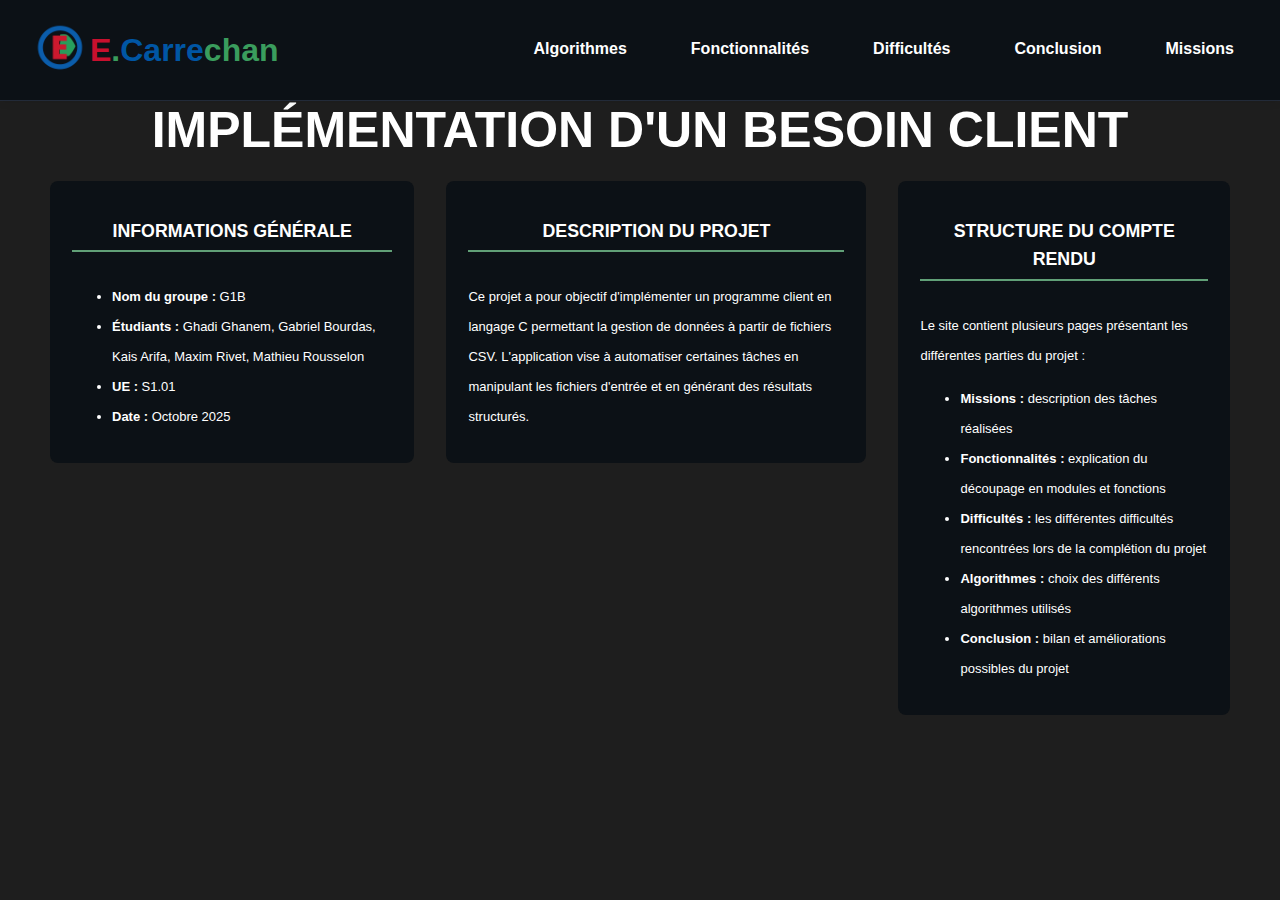
<file: index.html>
<!DOCTYPE html>
<html lang="fr">
  <head>
    <meta charset="UTF-8" />
    <meta name="viewport" content="width=device-width, initial-scale=1.0" />
    <link rel="icon" href="img/logo.png" type="image/x-icon" />
    <link rel="stylesheet" href="css/style.css" />
    <link rel="stylesheet" href="css/nav.css" />
    <link rel="stylesheet" href="css/mobile.css" />
    <title>E.Carrechan</title>
  </head>

  <body>
    <header>
      <div class="logo-container">
        <a href="./index.html" class="logo-container">
          <img src="img/logo.png" alt="Logo" class="logo" />
          <h1 id="company-name">
            <span class="r">E</span>
            <span class="v">.</span>
            <span class="b">Carre</span>
            <span class="v">chan</span>
          </h1>
        </a>
      </div>

      <nav>
        <ul class="nav">
          <li class="infobulle">
            <a href="./algorithmes/index.html">Algorithmes</a>
          </li>
          <li class="infobulle">
            <a href="./fonctionnalites/index.html">Fonctionnalités</a>
          </li>
          <li class="infobulle">
            <a href="./difficultes/index.html">Difficultés</a>
          </li>
          <li class="infobulle">
            <a href="./conclusion/index.html">Conclusion</a>
          </li>
          <li class="infobulle">
            <a href="./mission/index.html">Missions</a>
          </li>
        </ul>
      </nav>

      <input type="checkbox" id="nav-toggle" aria-hidden="true" />
      <label for="nav-toggle" class="hamburger" aria-label="Ouvrir le menu">
        <span></span>
      </label>
    </header>

    <main>
      <h2>IMPLÉMENTATION D'UN BESOIN CLIENT</h2>
      <div class="information">
        <section>
          <h3>INFORMATIONS GÉNÉRALE</h3>
          <ul>
            <li><strong>Nom du groupe :</strong> G1B</li>
            <li>
              <strong>Étudiants :</strong> Ghadi Ghanem, Gabriel Bourdas, Kais
              Arifa, Maxim Rivet, Mathieu Rousselon
            </li>
            <li><strong>UE :</strong> S1.01</li>
            <li><strong>Date :</strong> Octobre 2025</li>
          </ul>
        </section>

        <section>
          <h3>DESCRIPTION DU PROJET</h3>
          <p>
            Ce projet a pour objectif d'implémenter un programme client en
            langage C permettant la gestion de données à partir de fichiers CSV.
            L'application vise à automatiser certaines tâches en manipulant les
            fichiers d'entrée et en générant des résultats structurés.
          </p>
        </section>

        <section>
          <h3>STRUCTURE DU COMPTE RENDU</h3>
          <p>
            Le site contient plusieurs pages présentant les différentes parties
            du projet :
          </p>
          <ul>
            <li>
              <strong>Missions :</strong> description des tâches réalisées
            </li>
            <li>
              <strong>Fonctionnalités :</strong> explication du découpage en
              modules et fonctions
            </li>
            <li>
              <strong>Difficultés :</strong> les différentes difficultés
              rencontrées lors de la complétion du projet
            </li>
            <li>
              <strong>Algorithmes :</strong> choix des différents algorithmes
              utilisés
            </li>
            <li>
              <strong>Conclusion :</strong> bilan et améliorations possibles du
              projet
            </li>
          </ul>
        </section>
      </div>
    </main>
  </body>
</html>
</file>
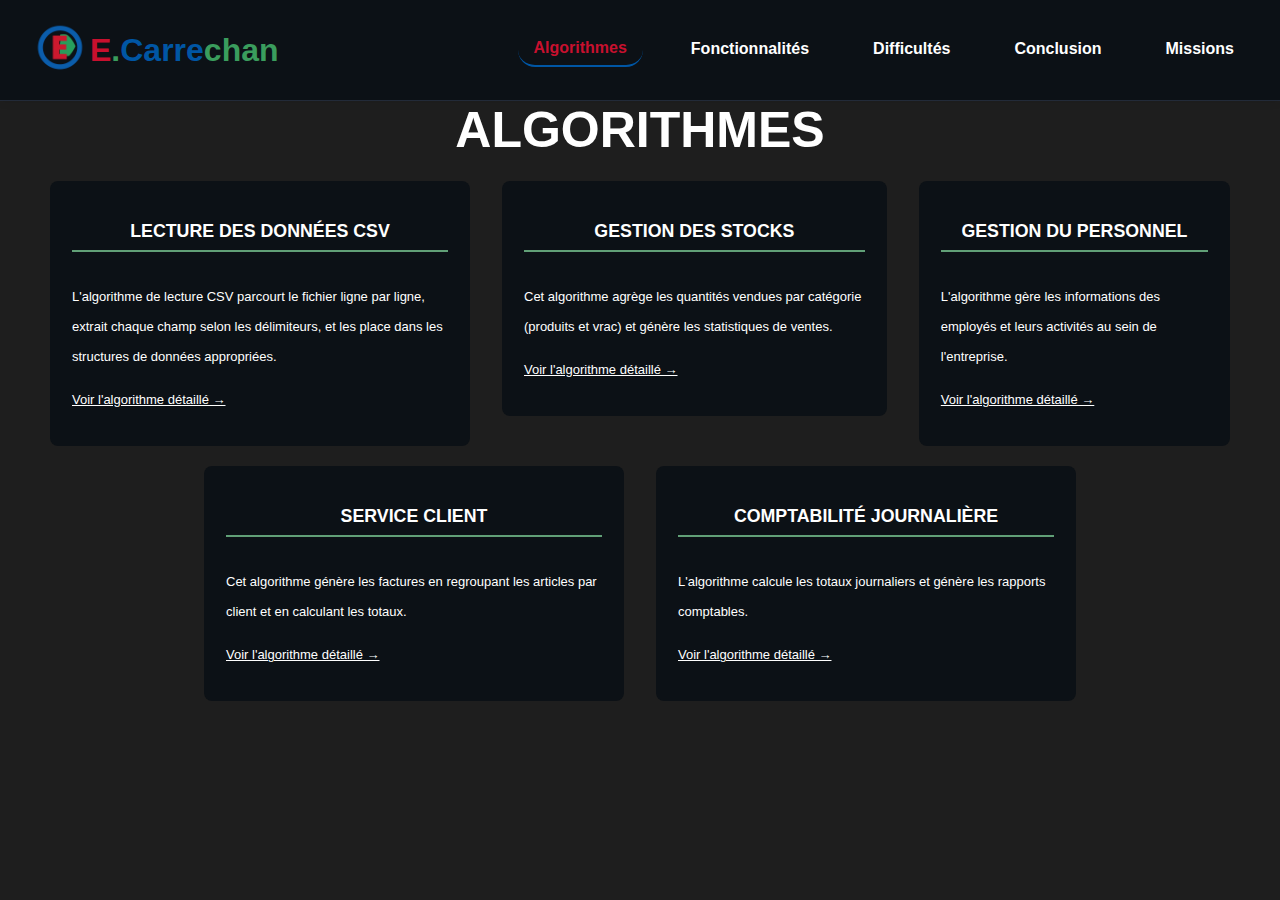
<file: algorithmes/index.html>
<!DOCTYPE html>
<html lang="fr">
  <head>
    <meta charset="UTF-8" />
    <meta name="viewport" content="width=device-width, initial-scale=1.0" />
    <link rel="icon" href="../img/logo.png" type="image/x-icon" />
    <link rel="stylesheet" href="../css/style.css" />
    <link rel="stylesheet" href="../css/nav.css" />
    <link rel="stylesheet" href="../css/mobile.css" />
    <title>E.Carrechan</title>
  </head>

  <body>
    <header>
      <div class="logo-container">
        <a href="../index.html" class="logo-container">
          <img src="../img/logo.png" alt="Logo" class="logo" />
          <h1 id="company-name">
            <span class="r">E</span>
            <span class="v">.</span>
            <span class="b">Carre</span>
            <span class="v">chan</span>
          </h1>
        </a>
      </div>

      <input type="checkbox" id="nav-toggle" aria-hidden="true" />
      <label for="nav-toggle" class="hamburger" aria-label="Ouvrir le menu">
        <span></span>
      </label>

      <nav>
        <ul class="nav">
          <li class="infobulle">
            <a href="../algorithmes/index.html" class="active">Algorithmes</a>
          </li>
          <li class="infobulle">
            <a href="../fonctionnalites/index.html">Fonctionnalités</a>
          </li>
          <li class="infobulle">
            <a href="../difficultes/index.html">Difficultés</a>
          </li>
          <li class="infobulle">
            <a href="../conclusion/index.html">Conclusion</a>
          </li>
          <li class="infobulle">
            <a href="../mission/index.html">Missions</a>
          </li>
        </ul>
      </nav>
    </header>

    <main>
      <h2>Algorithmes</h2>
      <div class="information">
        <section>
          <h3>Lecture des données CSV</h3>
          <p>
            L'algorithme de lecture CSV parcourt le fichier ligne par ligne,
            extrait chaque champ selon les délimiteurs, et les place dans les
            structures de données appropriées.
          </p>
          <p>
            <a href="./LectureCSV.html">Voir l'algorithme détaillé →</a>
          </p>
        </section>

        <section>
          <h3>Gestion des stocks</h3>
          <p>
            Cet algorithme agrège les quantités vendues par catégorie (produits
            et vrac) et génère les statistiques de ventes.
          </p>
          <p>
            <a href="./GestionStock.html">Voir l'algorithme détaillé →</a>
          </p>
        </section>

        <section>
          <h3>Gestion du personnel</h3>
          <p>
            L'algorithme gère les informations des employés et leurs activités
            au sein de l'entreprise.
          </p>
          <p>
            <a href="./GestionPersonnel.html">Voir l'algorithme détaillé →</a>
          </p>
        </section>
      </div>

      <div class="information">
        <section>
          <h3>Service client</h3>
          <p>
            Cet algorithme génère les factures en regroupant les articles par
            client et en calculant les totaux.
          </p>
          <p>
            <a href="./ServiceClient.html">Voir l'algorithme détaillé →</a>
          </p>
        </section>

        <section>
          <h3>Comptabilité journalière</h3>
          <p>
            L'algorithme calcule les totaux journaliers et génère les rapports
            comptables.
          </p>
          <p>
            <a href="./Comptabilite.html">Voir l'algorithme détaillé →</a>
          </p>
        </section>
      </div>
    </main>
  </body>
</html>
</file>
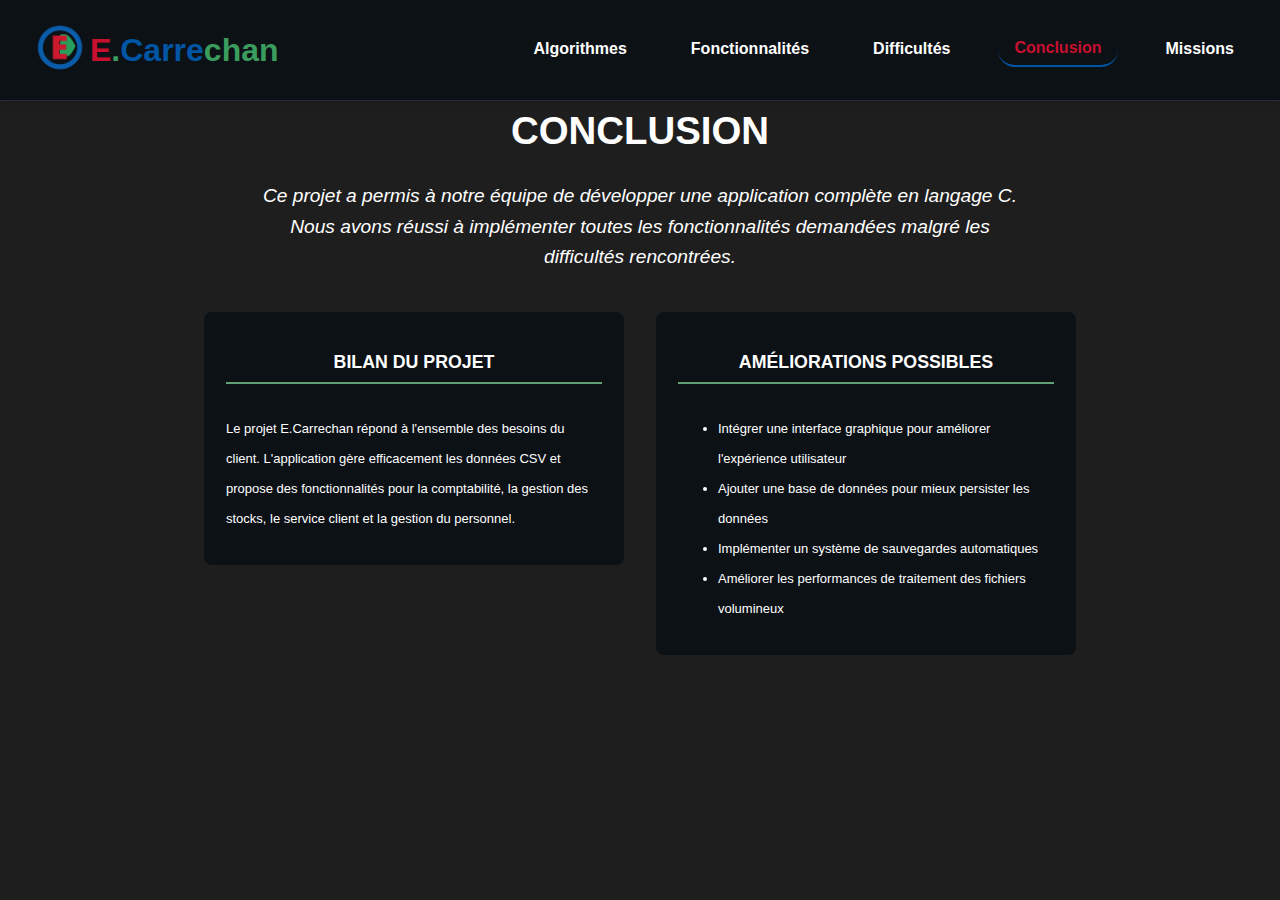
<file: conclusion/index.html>
<!DOCTYPE html>
<html lang="fr">
  <head>
    <meta charset="UTF-8" />
    <meta name="viewport" content="width=device-width, initial-scale=1.0" />
    <link rel="icon" href="../img/logo.png" type="image/x-icon" />
    <link rel="stylesheet" href="../css/style.css" />
    <link rel="stylesheet" href="../css/nav.css" />
    <link rel="stylesheet" href="../css/mobile.css" />
    <title>E.Carrechan</title>
  </head>

  <body>
    <header>
      <div class="logo-container">
        <a href="../index.html" class="logo-container">
          <img src="../img/logo.png" alt="Logo" class="logo" />
          <h1 id="company-name">
            <span class="r">E</span>
            <span class="v">.</span>
            <span class="b">Carre</span>
            <span class="v">chan</span>
          </h1>
        </a>
      </div>

      <input type="checkbox" id="nav-toggle" aria-hidden="true" />
      <label for="nav-toggle" class="hamburger" aria-label="Ouvrir le menu">
        <span></span>
      </label>

      <nav>
        <ul class="nav">
          <li class="infobulle">
            <a href="../algorithmes/index.html">Algorithmes</a>
          </li>
          <li class="infobulle">
            <a href="../fonctionnalites/index.html">Fonctionnalités</a>
          </li>
          <li class="infobulle">
            <a href="../difficultes/index.html">Difficultés</a>
          </li>
          <li class="infobulle">
            <a href="../conclusion/index.html" class="active">Conclusion</a>
          </li>
          <li class="infobulle">
            <a href="../mission/index.html">Missions</a>
          </li>
        </ul>
      </nav>
    </header>

    <main>
      <div class="description">
        <h2>Conclusion</h2>
        <p>
          Ce projet a permis à notre équipe de développer une application
          complète en langage C. Nous avons réussi à implémenter toutes les
          fonctionnalités demandées malgré les difficultés rencontrées.
        </p>
      </div>

      <div class="information">
        <section>
          <h3>Bilan du projet</h3>
          <p>
            Le projet E.Carrechan répond à l'ensemble des besoins du client.
            L'application gère efficacement les données CSV et propose des
            fonctionnalités pour la comptabilité, la gestion des stocks, le
            service client et la gestion du personnel.
          </p>
        </section>

        <section>
          <h3>Améliorations possibles</h3>
          <ul>
            <li>
              Intégrer une interface graphique pour améliorer l'expérience
              utilisateur
            </li>
            <li>
              Ajouter une base de données pour mieux persister les données
            </li>
            <li>Implémenter un système de sauvegardes automatiques</li>
            <li>
              Améliorer les performances de traitement des fichiers volumineux
            </li>
          </ul>
        </section>
      </div>
    </main>
  </body>
</html>
</file>
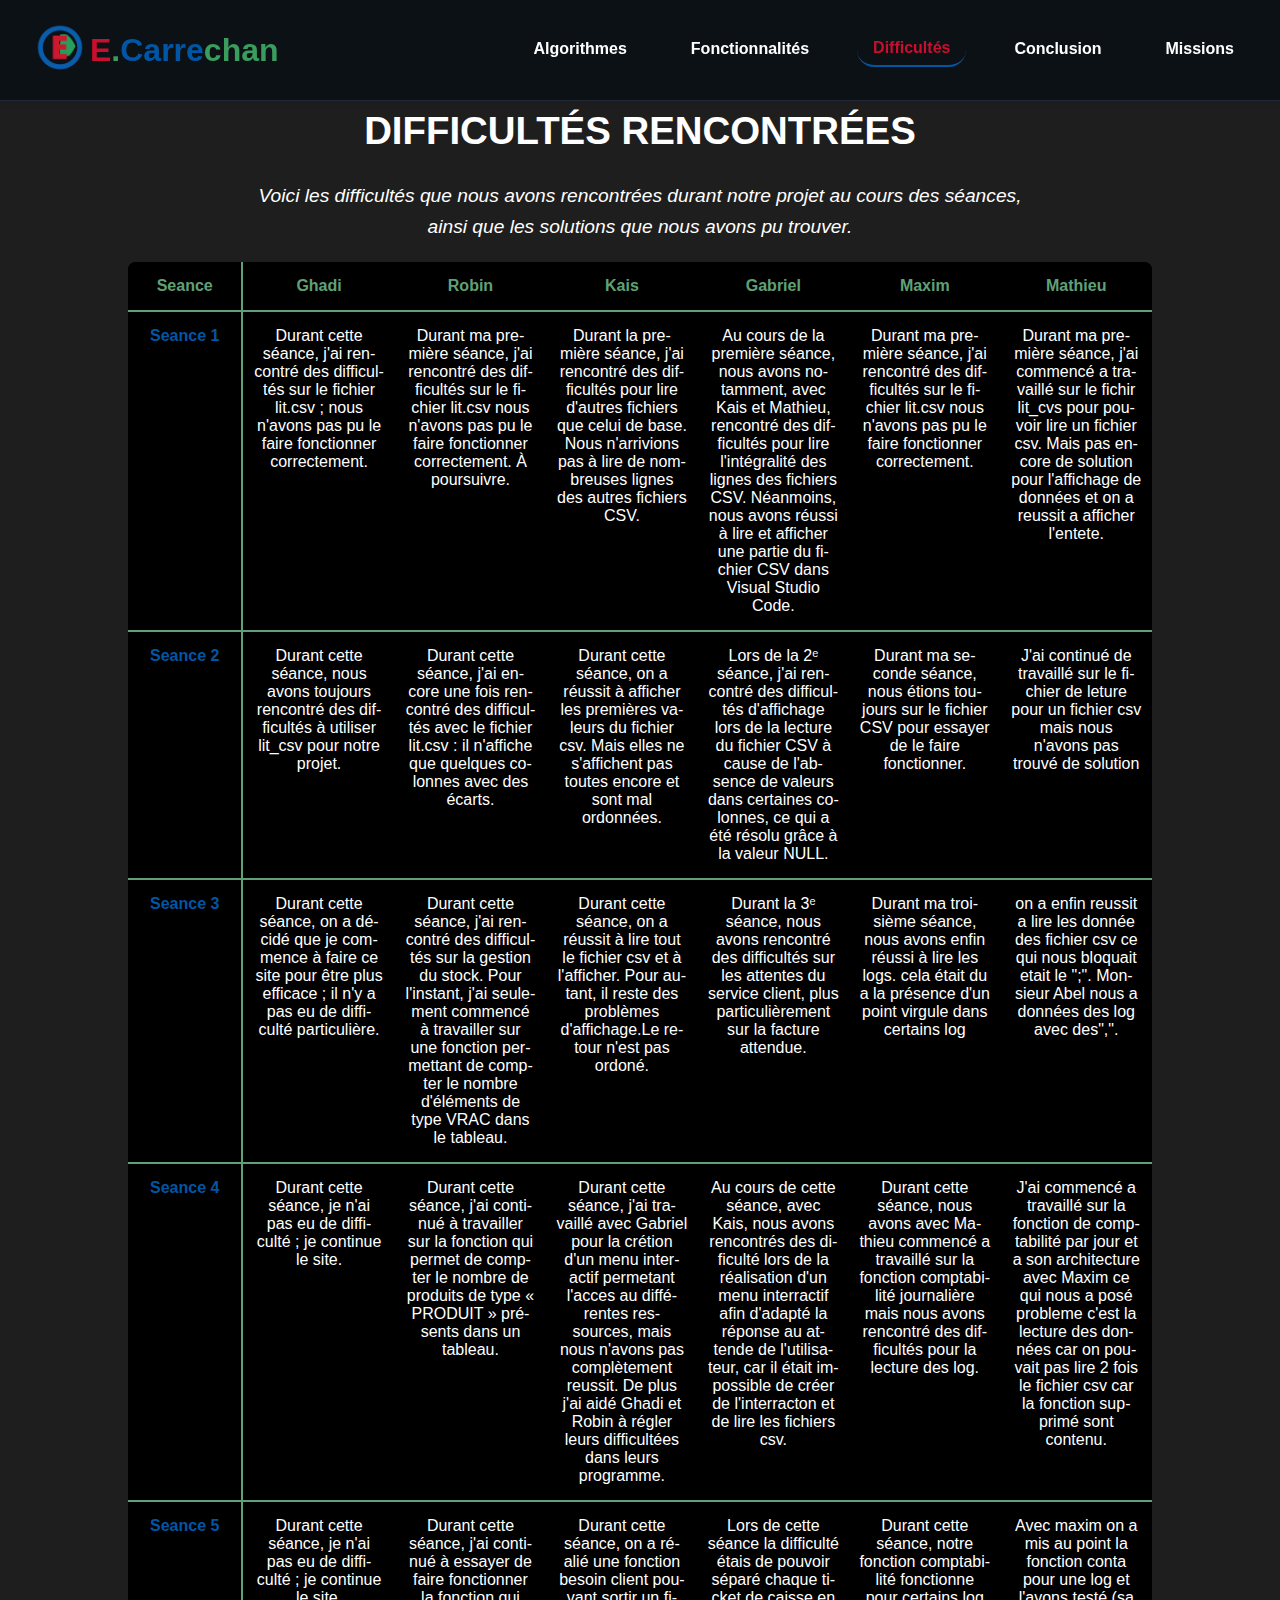
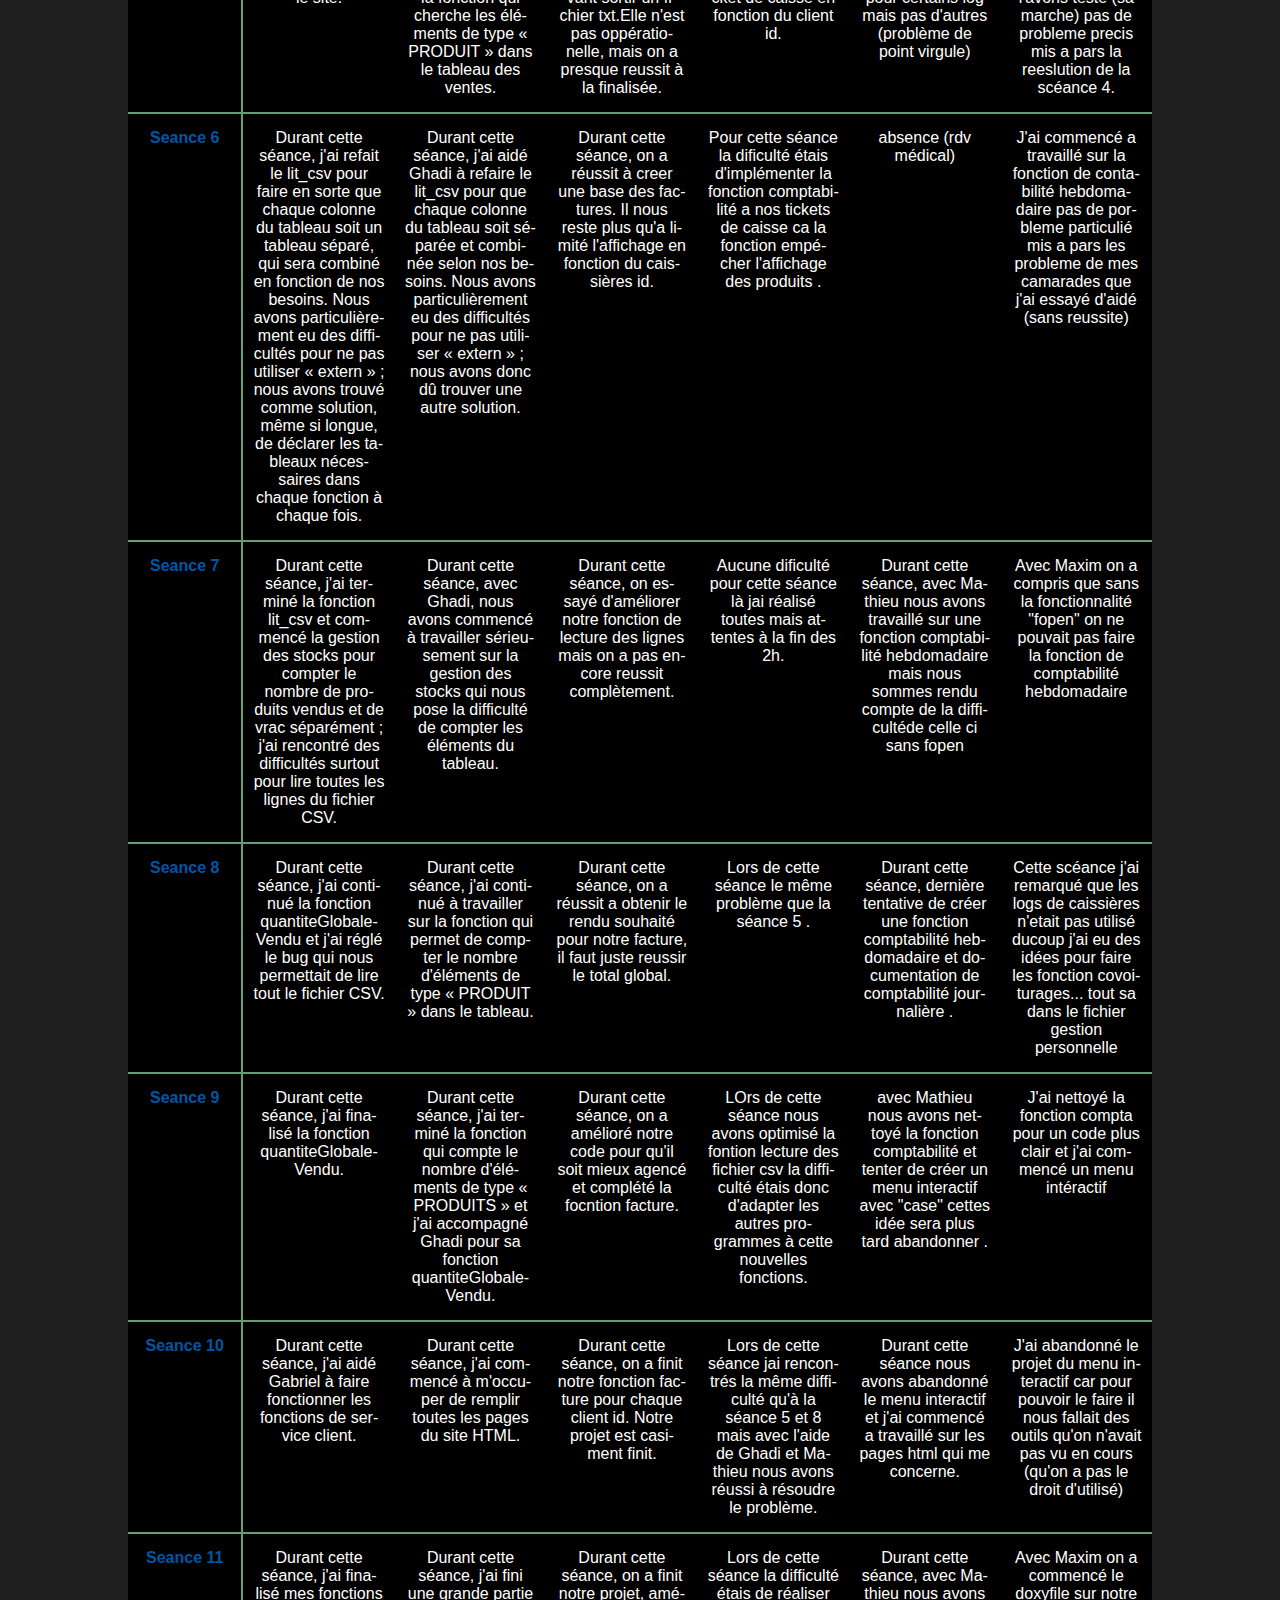
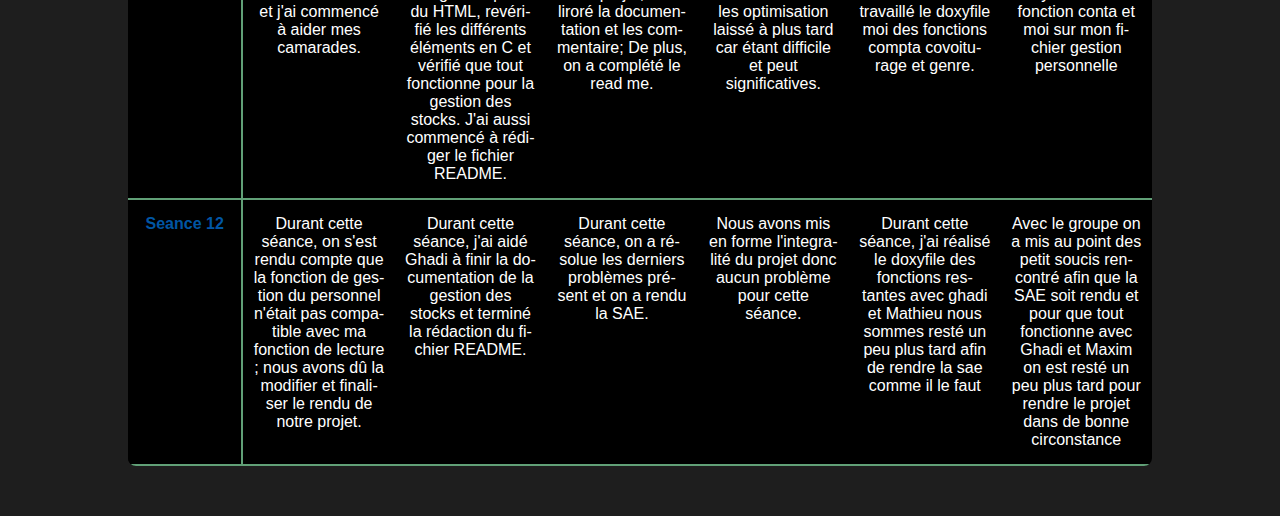
<file: difficultes/index.html>
<!DOCTYPE html>
<html lang="fr">
  <head>
    <meta charset="UTF-8" />
    <meta name="viewport" content="width=device-width, initial-scale=1.0" />
    <link rel="icon" href="../img/logo.png" type="image/x-icon" />
    <link rel="stylesheet" href="../css/style.css" />
    <link rel="stylesheet" href="../css/nav.css" />
    <link rel="stylesheet" href="../css/mobile.css" />
    <link rel="stylesheet" href="../css/subnav.css" />
    <link rel="stylesheet" href="css/style.css" />
    <title>E.Carrechan</title>
  </head>

  <body>
    <header>
      <div class="logo-container">
        <!-- Logo + Nom + lien vers accueil -->
        <a href="../index.html" class="logo-container">
          <img src="../img/logo.png" alt="Logo" class="logo" />
          <h1 id="company-name">
            <span class="r">E</span>
            <span class="v">.</span>
            <span class="b">Carre</span>
            <span class="v">chan</span>
          </h1>
        </a>
      </div>

      <nav>
        <ul class="nav">
          <li class="infobulle">
            <a href="../algorithmes/index.html">Algorithmes</a>
            <ul class="infobulle-text">
              <li></li>
            </ul>
          </li>

          <li class="infobulle">
            <a href="../fonctionnalites/index.html">Fonctionnalités</a>
            <ul class="infobulle-text">
              <li></li>
            </ul>
          </li>

          <li class="infobulle">
            <a href="../difficultes/index.html" class="active">Difficultés</a>
          </li>

          <li class="infobulle">
            <a href="../conclusion/index.html">Conclusion</a>
            <ul class="infobulle-text">
              <li></li>
            </ul>
          </li>

          <li class="infobulle">
            <a href="../mission/index.html">Missions</a>
          </li>
        </ul>
      </nav>

      <!-- checkbox mobile seulement -->
      <input type="checkbox" id="nav-toggle" aria-hidden="true" />
      <label for="nav-toggle" class="hamburger" aria-label="Ouvrir le menu">
        <span></span>
      </label>
    </header>

    <main class="difficultes">
      <div class="description">
        <h2>Difficultés rencontrées</h2>
        <p>
          Voici les difficultés que nous avons rencontrées durant notre projet
          au cours des séances, ainsi que les solutions que nous avons pu
          trouver.
        </p>
      </div>

      <table>
        <tr>
          <th>Seance</th>
          <th>Ghadi</th>
          <th>Robin</th>
          <th>Kais</th>
          <th>Gabriel</th>
          <th>Maxim</th>
          <th>Mathieu</th>
        </tr>
        <tr>
          <td>Seance 1</td>
          <td>
            Durant cette séance, j'ai rencontré des difficultés sur le fichier
            lit.csv ; nous n'avons pas pu le faire fonctionner correctement.
          </td>
          <td>
            Durant ma première séance, j'ai rencontré des difficultés sur le
            fichier lit.csv nous n'avons pas pu le faire fonctionner
            correctement. À poursuivre.
          </td>
          <td>
            Durant la première séance, j'ai rencontré des difficultés pour lire
            d'autres fichiers que celui de base. Nous n'arrivions pas à lire de
            nombreuses lignes des autres fichiers CSV.
          </td>
          <td>
            Au cours de la première séance, nous avons notamment, avec Kais et
            Mathieu, rencontré des difficultés pour lire l'intégralité des
            lignes des fichiers CSV. Néanmoins, nous avons réussi à lire et
            afficher une partie du fichier CSV dans Visual Studio Code.
          </td>
          <td>
            Durant ma première séance, j'ai rencontré des difficultés sur le
            fichier lit.csv nous n'avons pas pu le faire fonctionner
            correctement.
          </td>
          <td>
            Durant ma première séance, j'ai commencé a travaillé sur le fichir
            lit_cvs pour pouvoir lire un fichier csv. Mais pas encore de
            solution pour l'affichage de données et on a reussit a afficher
            l'entete.
          </td>
        </tr>
        <tr>
          <td>Seance 2</td>
          <td>
            Durant cette séance, nous avons toujours rencontré des difficultés à
            utiliser lit_csv pour notre projet.
          </td>
          <td>
            Durant cette séance, j'ai encore une fois rencontré des difficultés
            avec le fichier lit.csv : il n'affiche que quelques colonnes avec
            des écarts.
          </td>
          <td>
            Durant cette séance, on a réussit à afficher les premières valeurs
            du fichier csv. Mais elles ne s'affichent pas toutes encore et sont
            mal ordonnées.
          </td>
          <td>
            Lors de la 2ᵉ séance, j'ai rencontré des difficultés d'affichage
            lors de la lecture du fichier CSV à cause de l'absence de valeurs
            dans certaines colonnes, ce qui a été résolu grâce à la valeur NULL.
          </td>
          <td>
            Durant ma seconde séance, nous étions toujours sur le fichier CSV
            pour essayer de le faire fonctionner.
          </td>
          <td>
            J'ai continué de travaillé sur le fichier de leture pour un fichier
            csv mais nous n'avons pas trouvé de solution
          </td>
        </tr>
        <tr>
          <td>Seance 3</td>
          <td>
            Durant cette séance, on a décidé que je commence à faire ce site
            pour être plus efficace ; il n'y a pas eu de difficulté
            particulière.
          </td>
          <td>
            Durant cette séance, j'ai rencontré des difficultés sur la gestion
            du stock. Pour l'instant, j'ai seulement commencé à travailler sur
            une fonction permettant de compter le nombre d'éléments de type VRAC
            dans le tableau.
          </td>
          <td>
            Durant cette séance, on a réussit à lire tout le fichier csv et à
            l'afficher. Pour autant, il reste des problèmes d'affichage.Le
            retour n'est pas ordoné.
          </td>
          <td>
            Durant la 3ᵉ séance, nous avons rencontré des difficultés sur les
            attentes du service client, plus particulièrement sur la facture
            attendue.
          </td>
          <td>
            Durant ma troisième séance, nous avons enfin réussi à lire les logs.
            cela était du a la présence d'un point virgule dans certains log
          </td>
          <td>
            on a enfin reussit a lire les donnée des fichier csv ce qui nous
            bloquait etait le ";". Monsieur Abel nous a données des log avec
            des",".
          </td>
        </tr>
        <tr>
          <td>Seance 4</td>
          <td>
            Durant cette séance, je n'ai pas eu de difficulté ; je continue le
            site.
          </td>
          <td>
            Durant cette séance, j'ai continué à travailler sur la fonction qui
            permet de compter le nombre de produits de type « PRODUIT » présents
            dans un tableau.
          </td>
          <td>
            Durant cette séance, j'ai travaillé avec Gabriel pour la crétion
            d'un menu interactif permetant l'acces au différentes ressources,
            mais nous n'avons pas complètement reussit. De plus j'ai aidé Ghadi
            et Robin à régler leurs difficultées dans leurs programme.
          </td>
          <td>
            Au cours de cette séance, avec Kais, nous avons rencontrés des
            dificulté lors de la réalisation d'un menu interractif afin d'adapté
            la réponse au attende de l'utilisateur, car il était impossible de
            créer de l'interracton et de lire les fichiers csv.
          </td>
          <td>
            Durant cette séance, nous avons avec Mathieu commencé a travaillé
            sur la fonction comptabilité journalière mais nous avons rencontré
            des difficultés pour la lecture des log.
          </td>
          <td>
            J'ai commencé a travaillé sur la fonction de comptabilité par jour
            et a son architecture avec Maxim ce qui nous a posé probleme c'est
            la lecture des données car on pouvait pas lire 2 fois le fichier csv
            car la fonction supprimé sont contenu.
          </td>
        </tr>
        <tr>
          <td>Seance 5</td>
          <td>
            Durant cette séance, je n'ai pas eu de difficulté ; je continue le
            site.
          </td>
          <td>
            Durant cette séance, j'ai continué à essayer de faire fonctionner la
            fonction qui cherche les éléments de type « PRODUIT » dans le
            tableau des ventes.
          </td>
          <td>
            Durant cette séance, on a réalié une fonction besoin client pouvant
            sortir un fichier txt.Elle n'est pas oppérationelle, mais on a
            presque reussit à la finalisée.
          </td>
          <td>
            Lors de cette séance la difficulté étais de pouvoir séparé chaque
            ticket de caisse en fonction du client id.
          </td>
          <td>
            Durant cette séance, notre fonction comptabilité fonctionne pour
            certains log mais pas d'autres (problème de point virgule)
          </td>
          <td>
            Avec maxim on a mis au point la fonction conta pour une log et
            l'avons testé (sa marche) pas de probleme precis mis a pars la
            reeslution de la scéance 4.
          </td>
        </tr>
        <tr>
          <td>Seance 6</td>
          <td>
            Durant cette séance, j'ai refait le lit_csv pour faire en sorte que
            chaque colonne du tableau soit un tableau séparé, qui sera combiné
            en fonction de nos besoins. Nous avons particulièrement eu des
            difficultés pour ne pas utiliser « extern » ; nous avons trouvé
            comme solution, même si longue, de déclarer les tableaux nécessaires
            dans chaque fonction à chaque fois.
          </td>
          <td>
            Durant cette séance, j'ai aidé Ghadi à refaire le lit_csv pour que
            chaque colonne du tableau soit séparée et combinée selon nos
            besoins. Nous avons particulièrement eu des difficultés pour ne pas
            utiliser « extern » ; nous avons donc dû trouver une autre solution.
          </td>
          <td>
            Durant cette séance, on a réussit à creer une base des factures. Il
            nous reste plus qu'a limité l'affichage en fonction du caissières
            id.
          </td>
          <td>
            Pour cette séance la dificulté étais d'implémenter la fonction
            comptabilité a nos tickets de caisse ca la fonction empécher
            l'affichage des produits .
          </td>
          <td>absence (rdv médical)</td>
          <td>
            J'ai commencé a travaillé sur la fonction de contabilité
            hebdomadaire pas de porbleme particulié mis a pars les probleme de
            mes camarades que j'ai essayé d'aidé (sans reussite)
          </td>
        </tr>
        <tr>
          <td>Seance 7</td>
          <td>
            Durant cette séance, j'ai terminé la fonction lit_csv et commencé la
            gestion des stocks pour compter le nombre de produits vendus et de
            vrac séparément ; j'ai rencontré des difficultés surtout pour lire
            toutes les lignes du fichier CSV.
          </td>
          <td>
            Durant cette séance, avec Ghadi, nous avons commencé à travailler
            sérieusement sur la gestion des stocks qui nous pose la difficulté
            de compter les éléments du tableau.
          </td>
          <td>
            Durant cette séance, on essayé d'améliorer notre fonction de lecture
            des lignes mais on a pas encore reussit complètement.
          </td>
          <td>
            Aucune dificulté pour cette séance là jai réalisé toutes mais
            attentes à la fin des 2h.
          </td>
          <td>
            Durant cette séance, avec Mathieu nous avons travaillé sur une
            fonction comptabilité hebdomadaire mais nous sommes rendu compte de
            la difficultéde celle ci sans fopen
          </td>
          <td>
            Avec Maxim on a compris que sans la fonctionnalité "fopen" on ne
            pouvait pas faire la fonction de comptabilité hebdomadaire
          </td>
        </tr>
        <tr>
          <td>Seance 8</td>
          <td>
            Durant cette séance, j'ai continué la fonction quantiteGlobaleVendu
            et j'ai réglé le bug qui nous permettait de lire tout le fichier
            CSV.
          </td>
          <td>
            Durant cette séance, j'ai continué à travailler sur la fonction qui
            permet de compter le nombre d'éléments de type « PRODUIT » dans le
            tableau.
          </td>
          <td>
            Durant cette séance, on a réussit a obtenir le rendu souhaité pour
            notre facture, il faut juste reussir le total global.
          </td>
          <td>Lors de cette séance le même problème que la séance 5 .</td>
          <td>
            Durant cette séance, dernière tentative de créer une fonction
            comptabilité hebdomadaire et documentation de comptabilité
            journalière .
          </td>
          <td>
            Cette scéance j'ai remarqué que les logs de caissières n'etait pas
            utilisé ducoup j'ai eu des idées pour faire les fonction
            covoiturages... tout sa dans le fichier gestion personnelle
          </td>
        </tr>
        <tr>
          <td>Seance 9</td>
          <td>
            Durant cette séance, j'ai finalisé la fonction quantiteGlobaleVendu.
          </td>
          <td>
            Durant cette séance, j'ai terminé la fonction qui compte le nombre
            d'éléments de type « PRODUITS » et j'ai accompagné Ghadi pour sa
            fonction quantiteGlobaleVendu.
          </td>
          <td>
            Durant cette séance, on a amélioré notre code pour qu'il soit mieux
            agencé et complété la focntion facture.
          </td>
          <td>
            LOrs de cette séance nous avons optimisé la fontion lecture des
            fichier csv la difficulté étais donc d'adapter les autres programmes
            à cette nouvelles fonctions.
          </td>
          <td>
            avec Mathieu nous avons nettoyé la fonction comptabilité et tenter
            de créer un menu interactif avec "case" cettes idée sera plus tard
            abandonner .
          </td>
          <td>
            J'ai nettoyé la fonction compta pour un code plus clair et j'ai
            commencé un menu intéractif
          </td>
        </tr>
        <tr>
          <td>Seance 10</td>
          <td>
            Durant cette séance, j'ai aidé Gabriel à faire fonctionner les
            fonctions de service client.
          </td>
          <td>
            Durant cette séance, j'ai commencé à m'occuper de remplir toutes les
            pages du site HTML.
          </td>
          <td>
            Durant cette séance, on a finit notre fonction facture pour chaque
            client id. Notre projet est casiment finit.
          </td>
          <td>
            Lors de cette séance jai rencontrés la même difficulté qu'à la
            séance 5 et 8 mais avec l'aide de Ghadi et Mathieu nous avons réussi
            à résoudre le problème.
          </td>
          <td>
            Durant cette séance nous avons abandonné le menu interactif et j'ai
            commencé a travaillé sur les pages html qui me concerne.
          </td>
          <td>
            J'ai abandonné le projet du menu interactif car pour pouvoir le
            faire il nous fallait des outils qu'on n'avait pas vu en cours
            (qu'on a pas le droit d'utilisé)
          </td>
        </tr>
        <tr>
          <td>Seance 11</td>
          <td>
            Durant cette séance, j'ai finalisé mes fonctions et j'ai commencé à
            aider mes camarades.
          </td>
          <td>
            Durant cette séance, j'ai fini une grande partie du HTML, revérifié
            les différents éléments en C et vérifié que tout fonctionne pour la
            gestion des stocks. J'ai aussi commencé à rédiger le fichier README.
          </td>
          <td>
            Durant cette séance, on a finit notre projet, améliroré la
            documentation et les commentaire; De plus, on a complété le read me.
          </td>
          <td>
            Lors de cette séance la difficulté étais de réaliser les
            optimisation laissé à plus tard car étant difficile et peut
            significatives.
          </td>
          <td>
            Durant cette séance, avec Mathieu nous avons travaillé le doxyfile
            moi des fonctions compta covoiturage et genre.
          </td>
          <td>
            Avec Maxim on a commencé le doxyfile sur notre fonction conta et moi
            sur mon fichier gestion personnelle
          </td>
        </tr>
        <tr>
          <td>Seance 12</td>
          <td>
            Durant cette séance, on s'est rendu compte que la fonction de
            gestion du personnel n'était pas compatible avec ma fonction de
            lecture ; nous avons dû la modifier et finaliser le rendu de notre
            projet.
          </td>
          <td>
            Durant cette séance, j'ai aidé Ghadi à finir la documentation de la
            gestion des stocks et terminé la rédaction du fichier README.
          </td>
          <td>
            Durant cette séance, on a résolue les derniers problèmes présent et
            on a rendu la SAE.
          </td>
          <td>
            Nous avons mis en forme l'integralité du projet donc aucun problème
            pour cette séance.
          </td>
          <td>
            Durant cette séance, j'ai réalisé le doxyfile des fonctions
            restantes avec ghadi et Mathieu nous sommes resté un peu plus tard
            afin de rendre la sae comme il le faut
          </td>
          <td>
            Avec le groupe on a mis au point des petit soucis rencontré afin que
            la SAE soit rendu et pour que tout fonctionne avec Ghadi et Maxim on
            est resté un peu plus tard pour rendre le projet dans de bonne
            circonstance
          </td>
        </tr>
      </table>
    </main>
  </body>
</html>
</file>
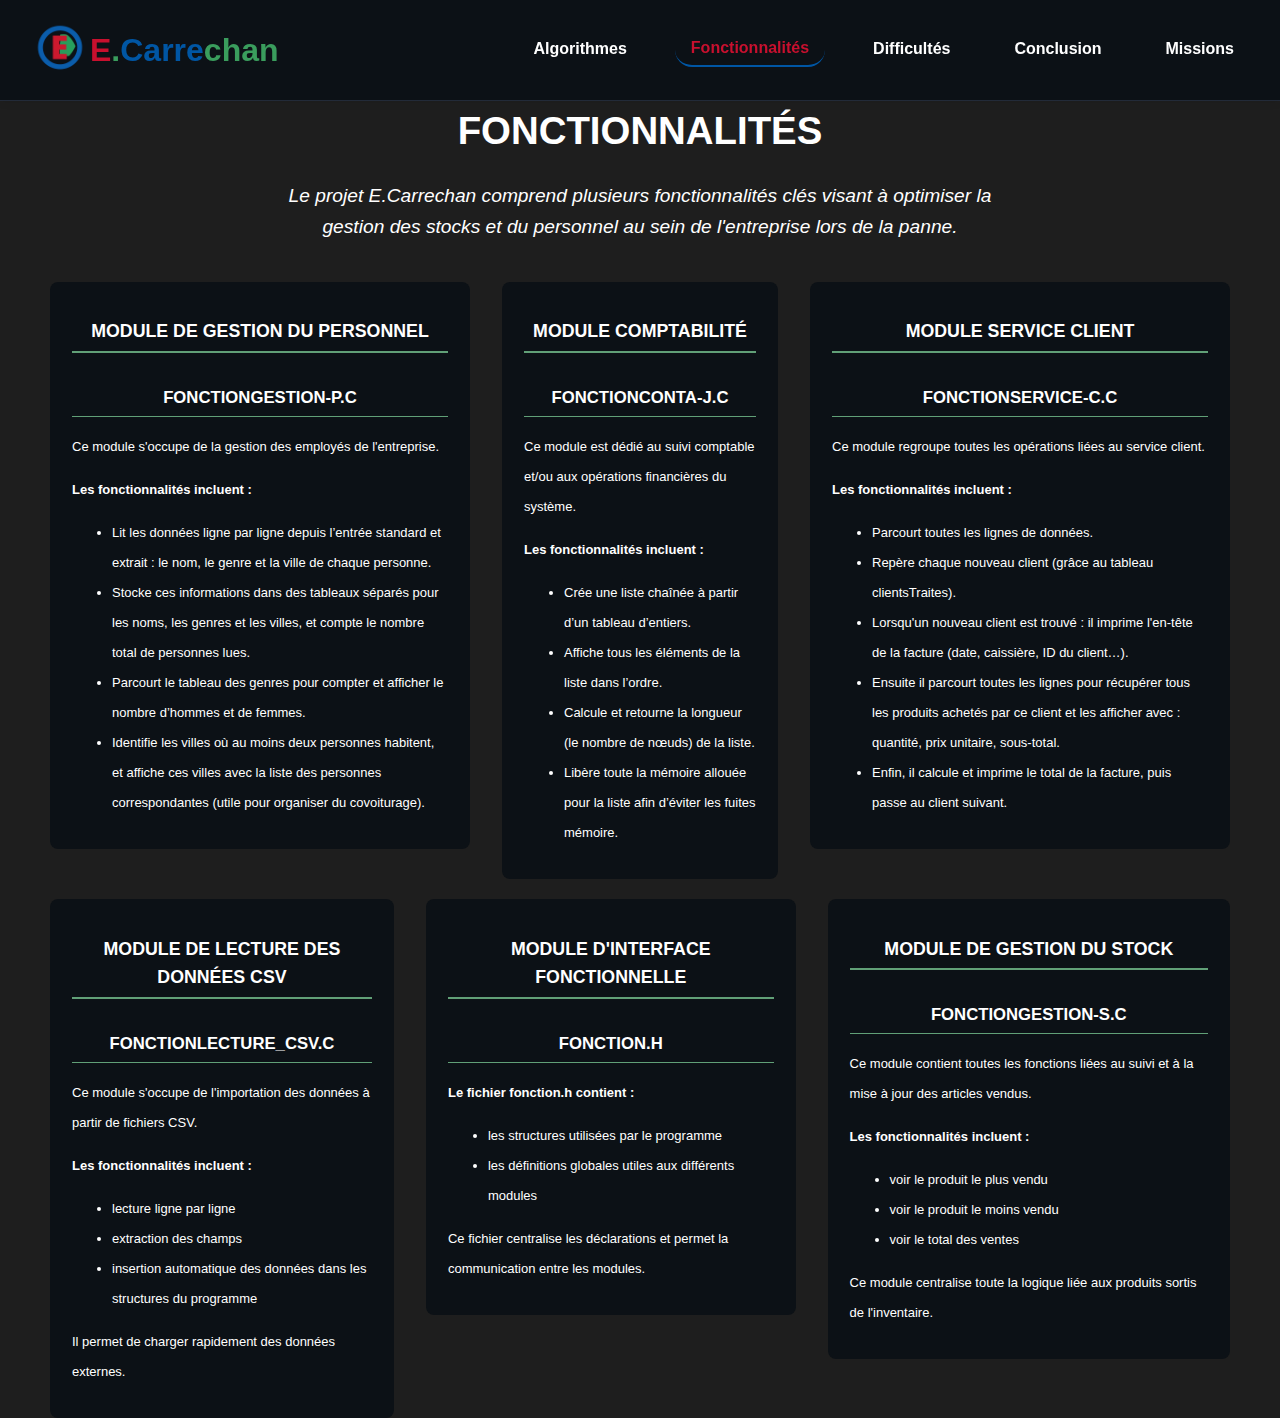
<file: fonctionnalites/index.html>
<!DOCTYPE html>
<html lang="fr">
  <head>
    <meta charset="UTF-8" />
    <meta name="viewport" content="width=device-width, initial-scale=1.0" />
    <link rel="icon" href="../img/logo.png" type="image/x-icon" />
    <link rel="stylesheet" href="../css/style.css" />
    <link rel="stylesheet" href="../css/nav.css" />
    <link rel="stylesheet" href="../css/mobile.css" />
    <title>E.Carrechan</title>
  </head>

  <body>
    <header>
      <div class="logo-container">
        <!-- Logo + Nom + lien vers accueil -->
        <a href="../index.html" class="logo-container">
          <img src="../img/logo.png" alt="Logo" class="logo" />
          <h1 id="company-name">
            <span class="r">E</span>
            <span class="v">.</span>
            <span class="b">Carre</span>
            <span class="v">chan</span>
          </h1>
        </a>
      </div>

      <!-- checkbox mobile seulement -->
      <input type="checkbox" id="nav-toggle" aria-hidden="true" />
      <label for="nav-toggle" class="hamburger" aria-label="Ouvrir le menu">
        <span></span>
      </label>

      <nav>
        <ul class="nav">
          <li class="infobulle">
            <a href="../algorithmes/index.html">Algorithmes</a>
            <ul class="infobulle-text">
              <li></li>
            </ul>
          </li>

          <li class="infobulle">
            <a href="../fonctionnalites/index.html" class="active"
              >Fonctionnalités</a
            >
            <ul class="infobulle-text">
              <li></li>
            </ul>
          </li>

          <li class="infobulle">
            <a href="../difficultes/index.html">Difficultés</a>
          </li>

          <li class="infobulle">
            <a href="../conclusion/index.html">Conclusion</a>
            <ul class="infobulle-text">
              <li></li>
            </ul>
          </li>

          <li class="infobulle">
            <a href="../mission/index.html">Missions</a>
          </li>
        </ul>
      </nav>
    </header>

    <main>
      <div class="description">
        <h2>Fonctionnalités</h2>
        <p>
          Le projet E.Carrechan comprend plusieurs fonctionnalités clés visant à
          optimiser la gestion des stocks et du personnel au sein de
          l'entreprise lors de la panne.
        </p>
      </div>
      <div class="information">
        <section>
          <h3>Module de Gestion du Personnel</h3>
          <h4>fonctionGestion-p.c</h4>
          <p>Ce module s'occupe de la gestion des employés de l'entreprise.</p>
          <p><strong>Les fonctionnalités incluent :</strong></p>
          <ul>
            <li>
              Lit les données ligne par ligne depuis l’entrée standard et
              extrait : le nom, le genre et la ville de chaque personne.
            </li>
            <li>
              Stocke ces informations dans des tableaux séparés pour les noms,
              les genres et les villes, et compte le nombre total de personnes
              lues.
            </li>
            <li>
              Parcourt le tableau des genres pour compter et afficher le nombre
              d’hommes et de femmes.
            </li>
            <li>
              Identifie les villes où au moins deux personnes habitent, et
              affiche ces villes avec la liste des personnes correspondantes
              (utile pour organiser du covoiturage).
            </li>
          </ul>
        </section>
        <section>
          <h3>Module Comptabilité</h3>
          <h4>fonctionConta-j.c</h4>
          <p>
            Ce module est dédié au suivi comptable et/ou aux opérations
            financières du système.
          </p>
          <p><strong>Les fonctionnalités incluent :</strong></p>
          <ul>
            <li>Crée une liste chaînée à partir d’un tableau d’entiers.</li>
            <li>Affiche tous les éléments de la liste dans l’ordre.</li>
            <li>
              Calcule et retourne la longueur (le nombre de nœuds) de la liste.
            </li>
            <li>
              Libère toute la mémoire allouée pour la liste afin d’éviter les
              fuites mémoire.
            </li>
          </ul>
        </section>
        <section>
          <h3>Module Service Client</h3>
          <h4>fonctionService-c.c</h4>
          <p>
            Ce module regroupe toutes les opérations liées au service client.
          </p>
          <p><strong>Les fonctionnalités incluent :</strong></p>
          <ul>
            <li>Parcourt toutes les lignes de données.</li>
            <li>
              Repère chaque nouveau client (grâce au tableau clientsTraites).
            </li>
            <li>
              Lorsqu'un nouveau client est trouvé : il imprime l'en-tête de la
              facture (date, caissière, ID du client…).
            </li>
            <li>
              Ensuite il parcourt toutes les lignes pour récupérer tous les
              produits achetés par ce client et les afficher avec : quantité,
              prix unitaire, sous-total.
            </li>
            <li>
              Enfin, il calcule et imprime le total de la facture, puis passe au
              client suivant.
            </li>
          </ul>
        </section>
      </div>
      <div class="information">
        <section>
          <h3>Module de Lecture des données CSV</h3>
          <h4>fonctionLecture_csv.c</h4>
          <p>
            Ce module s'occupe de l'importation des données à partir de fichiers
            CSV.
          </p>
          <p><strong>Les fonctionnalités incluent :</strong></p>
          <ul>
            <li>lecture ligne par ligne</li>
            <li>extraction des champs</li>
            <li>
              insertion automatique des données dans les structures du programme
            </li>
          </ul>
          <p>Il permet de charger rapidement des données externes.</p>
        </section>
        <section>
          <h3>Module d'Interface Fonctionnelle</h3>
          <h4>fonction.h</h4>
          <p><strong>Le fichier fonction.h contient :</strong></p>
          <ul>
            <li>les structures utilisées par le programme</li>
            <li>les définitions globales utiles aux différents modules</li>
          </ul>
          <p>
            Ce fichier centralise les déclarations et permet la communication
            entre les modules.
          </p>
        </section>
        <section>
          <h3>Module de Gestion du Stock</h3>
          <h4>fonctionGestion-s.c</h4>
          <p>
            Ce module contient toutes les fonctions liées au suivi et à la mise
            à jour des articles vendus.
          </p>
          <p><strong>Les fonctionnalités incluent :</strong></p>
          <ul>
            <li>voir le produit le plus vendu</li>
            <li>voir le produit le moins vendu</li>
            <li>voir le total des ventes</li>
          </ul>
          <p>
            Ce module centralise toute la logique liée aux produits sortis de
            l'inventaire.
          </p>
        </section>
      </div>
    </main>
  </body>
</html>
</file>
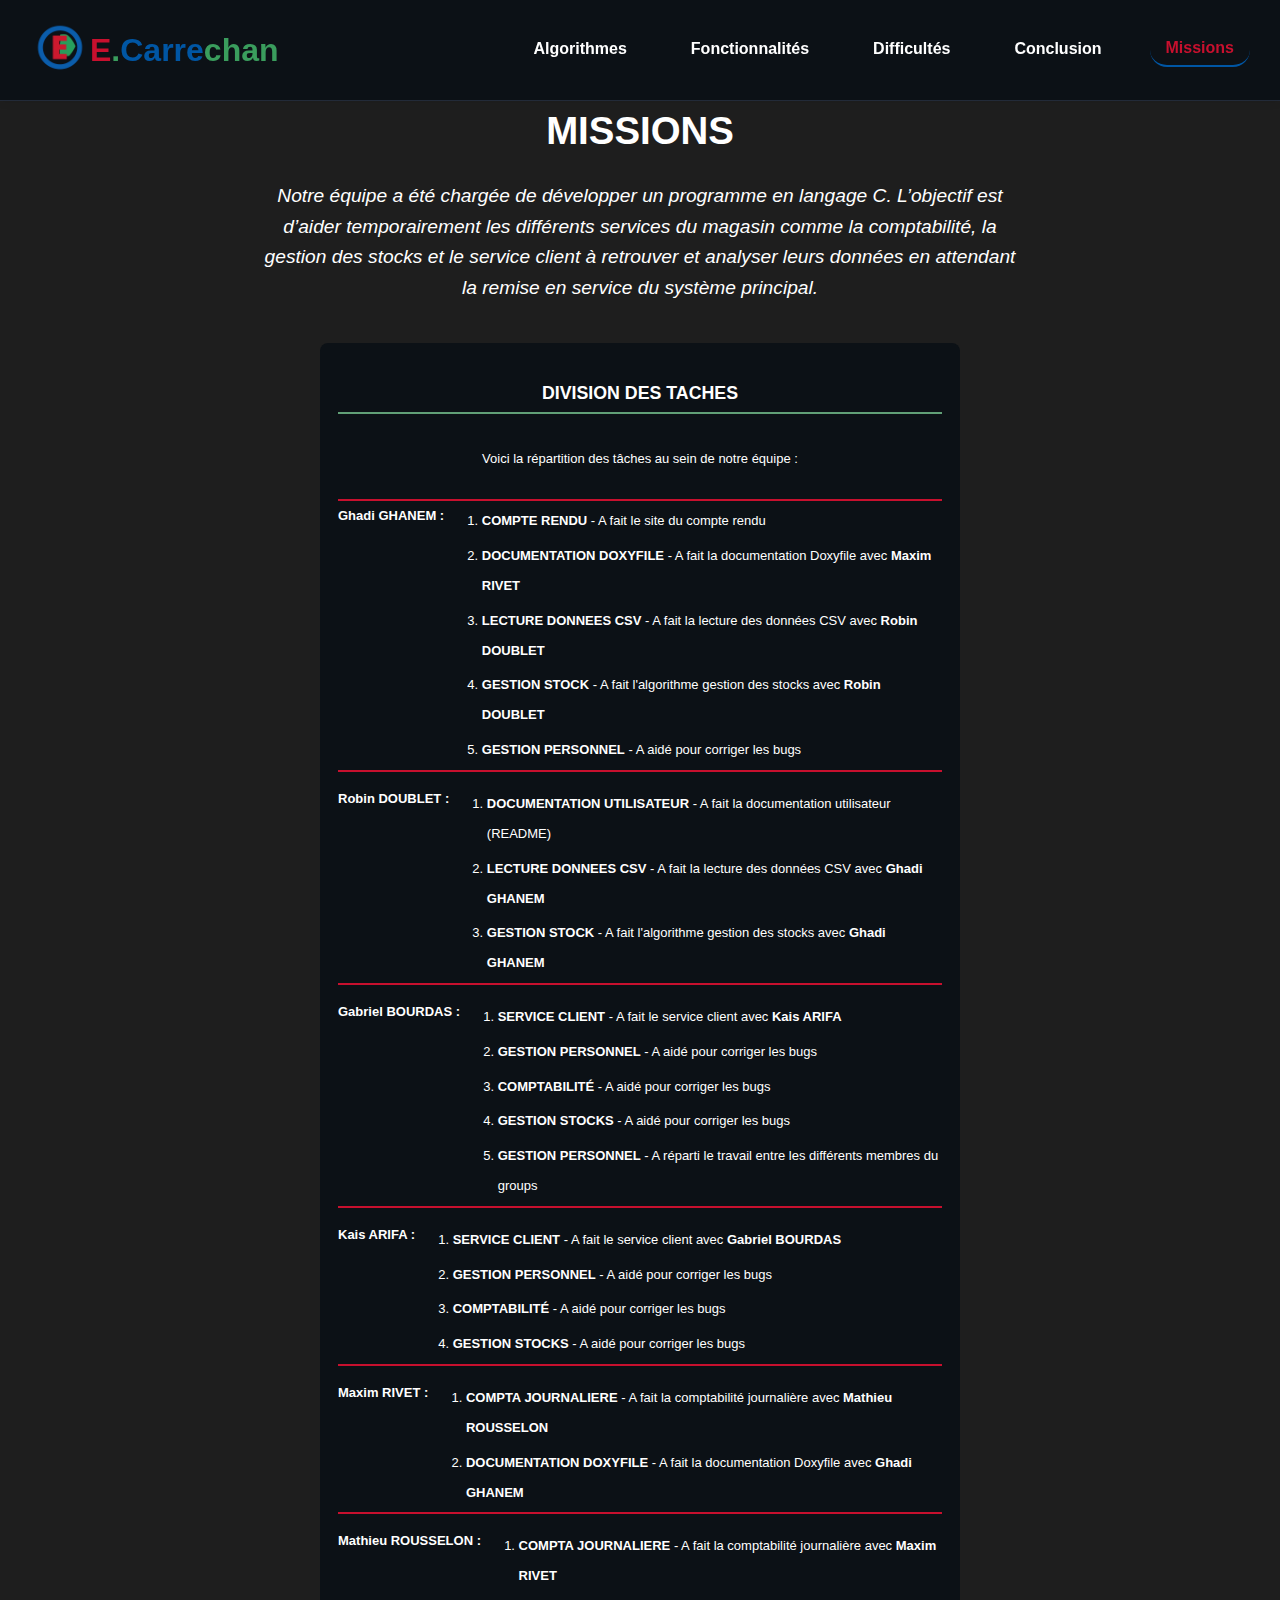
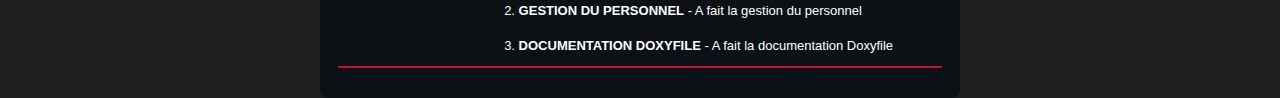
<file: mission/index.html>
<!DOCTYPE html>
<html lang="fr">
  <head>
    <meta charset="UTF-8" />
    <meta name="viewport" content="width=device-width, initial-scale=1.0" />
    <link rel="icon" href="../img/logo.png" type="image/x-icon" />
    <link rel="stylesheet" href="../css/style.css" />
    <link rel="stylesheet" href="../css/nav.css" />
    <link rel="stylesheet" href="../css/mobile.css" />
    <title>E.Carrechan</title>
  </head>

  <body>
    <header>
      <div class="logo-container">
        <!-- Logo + Nom + lien vers accueil -->
        <a href="../index.html" class="logo-container">
          <img src="../img/logo.png" alt="Logo" class="logo" />
          <h1 id="company-name">
            <span class="r">E</span>
            <span class="v">.</span>
            <span class="b">Carre</span>
            <span class="v">chan</span>
          </h1>
        </a>
      </div>

      <!-- checkbox mobile seulement -->
      <input type="checkbox" id="nav-toggle" aria-hidden="true" />
      <label for="nav-toggle" class="hamburger" aria-label="Ouvrir le menu">
        <span></span>
      </label>

      <nav>
        <ul class="nav">
          <li class="infobulle">
            <a href="../algorithmes/index.html">Algorithmes</a>
            <ul class="infobulle-text">
              <li></li>
            </ul>
          </li>

          <li class="infobulle">
            <a href="../fonctionnalites/index.html">Fonctionnalités</a>
            <ul class="infobulle-text">
              <li></li>
            </ul>
          </li>

          <li class="infobulle">
            <a href="../difficultes/index.html">Difficultés</a>
          </li>

          <li class="infobulle">
            <a href="../conclusion/index.html">Conclusion</a>
            <ul class="infobulle-text">
              <li></li>
            </ul>
          </li>

          <li class="infobulle">
            <a href="../mission/index.html" class="active">Missions</a>
          </li>
        </ul>
      </nav>
    </header>

    <main>
      <div class="description">
        <h2>missions</h2>
        <p>
          Notre équipe a été chargée de développer un programme en langage C.
          L’objectif est d’aider temporairement les différents services du
          magasin comme la comptabilité, la gestion des stocks et le service
          client à retrouver et analyser leurs données en attendant la remise en
          service du système principal.
        </p>
      </div>
      <div class="information">
        <section id="missions">
          <h3>division des taches</h3>
          <p>Voici la répartition des tâches au sein de notre équipe :</p>

          <ul>
            <li>
              <strong>Ghadi GHANEM :</strong>
              <ol>
                <li>
                  <strong>COMPTE RENDU</strong> - A fait le site du compte rendu
                </li>
                <li>
                  <strong>DOCUMENTATION DOXYFILE</strong> - A fait la
                  documentation Doxyfile avec <strong>Maxim RIVET</strong>
                </li>
                <li>
                  <strong>LECTURE DONNEES CSV</strong> - A fait la lecture des
                  données CSV avec <strong>Robin DOUBLET</strong>
                </li>
                <li>
                  <strong>GESTION STOCK</strong> - A fait l'algorithme gestion
                  des stocks avec <strong>Robin DOUBLET</strong>
                </li>
                <li>
                  <strong>GESTION PERSONNEL</strong> - A aidé pour corriger les
                  bugs
                </li>
              </ol>
            </li>

            <li>
              <strong>Robin DOUBLET :</strong>
              <ol>
                <li>
                  <strong>DOCUMENTATION UTILISATEUR</strong> - A fait la
                  documentation utilisateur (README)
                </li>
                <li>
                  <strong>LECTURE DONNEES CSV</strong> - A fait la lecture des
                  données CSV avec <strong>Ghadi GHANEM</strong>
                </li>
                <li>
                  <strong>GESTION STOCK</strong> - A fait l'algorithme gestion
                  des stocks avec <strong>Ghadi GHANEM</strong>
                </li>
              </ol>
            </li>

            <li>
              <strong>Gabriel BOURDAS :</strong>
              <ol>
                <li>
                  <strong>SERVICE CLIENT</strong> - A fait le service client
                  avec
                  <strong>Kais ARIFA</strong>
                </li>
                <li>
                  <strong>GESTION PERSONNEL</strong> - A aidé pour corriger les
                  bugs
                </li>
                <li>
                  <strong>COMPTABILITÉ</strong> - A aidé pour corriger les bugs
                </li>
                <li>
                  <strong>GESTION STOCKS</strong> - A aidé pour corriger les
                  bugs
                </li>
                <li>
                  <strong>GESTION PERSONNEL</strong> - A réparti le travail
                  entre les différents membres du groups
                </li>
              </ol>
            </li>

            <li>
              <strong>Kais ARIFA :</strong>
              <ol>
                <li>
                  <strong>SERVICE CLIENT</strong> - A fait le service client
                  avec
                  <strong>Gabriel BOURDAS</strong>
                </li>
                <li>
                  <strong>GESTION PERSONNEL</strong> - A aidé pour corriger les
                  bugs
                </li>
                <li>
                  <strong>COMPTABILITÉ</strong> - A aidé pour corriger les bugs
                </li>
                <li>
                  <strong>GESTION STOCKS</strong> - A aidé pour corriger les
                  bugs
                </li>
              </ol>
            </li>

            <li>
              <strong>Maxim RIVET :</strong>
              <ol>
                <li>
                  <strong>COMPTA JOURNALIERE</strong> - A fait la comptabilité
                  journalière avec <strong>Mathieu ROUSSELON</strong>
                </li>
                <li>
                  <strong>DOCUMENTATION DOXYFILE</strong> - A fait la
                  documentation Doxyfile avec <strong>Ghadi GHANEM</strong>
                </li>
              </ol>
            </li>

            <li>
              <strong>Mathieu ROUSSELON :</strong>
              <ol>
                <li>
                  <strong>COMPTA JOURNALIERE</strong> - A fait la comptabilité
                  journalière avec <strong>Maxim RIVET</strong>
                </li>
                <li>
                  <strong>GESTION DU PERSONNEL</strong> - A fait la gestion du
                  personnel
                </li>
                <li>
                  <strong>DOCUMENTATION DOXYFILE</strong> - A fait la
                  documentation Doxyfile
                </li>
              </ol>
            </li>
          </ul>
        </section>
      </div>
    </main>
  </body>
</html>
</file>
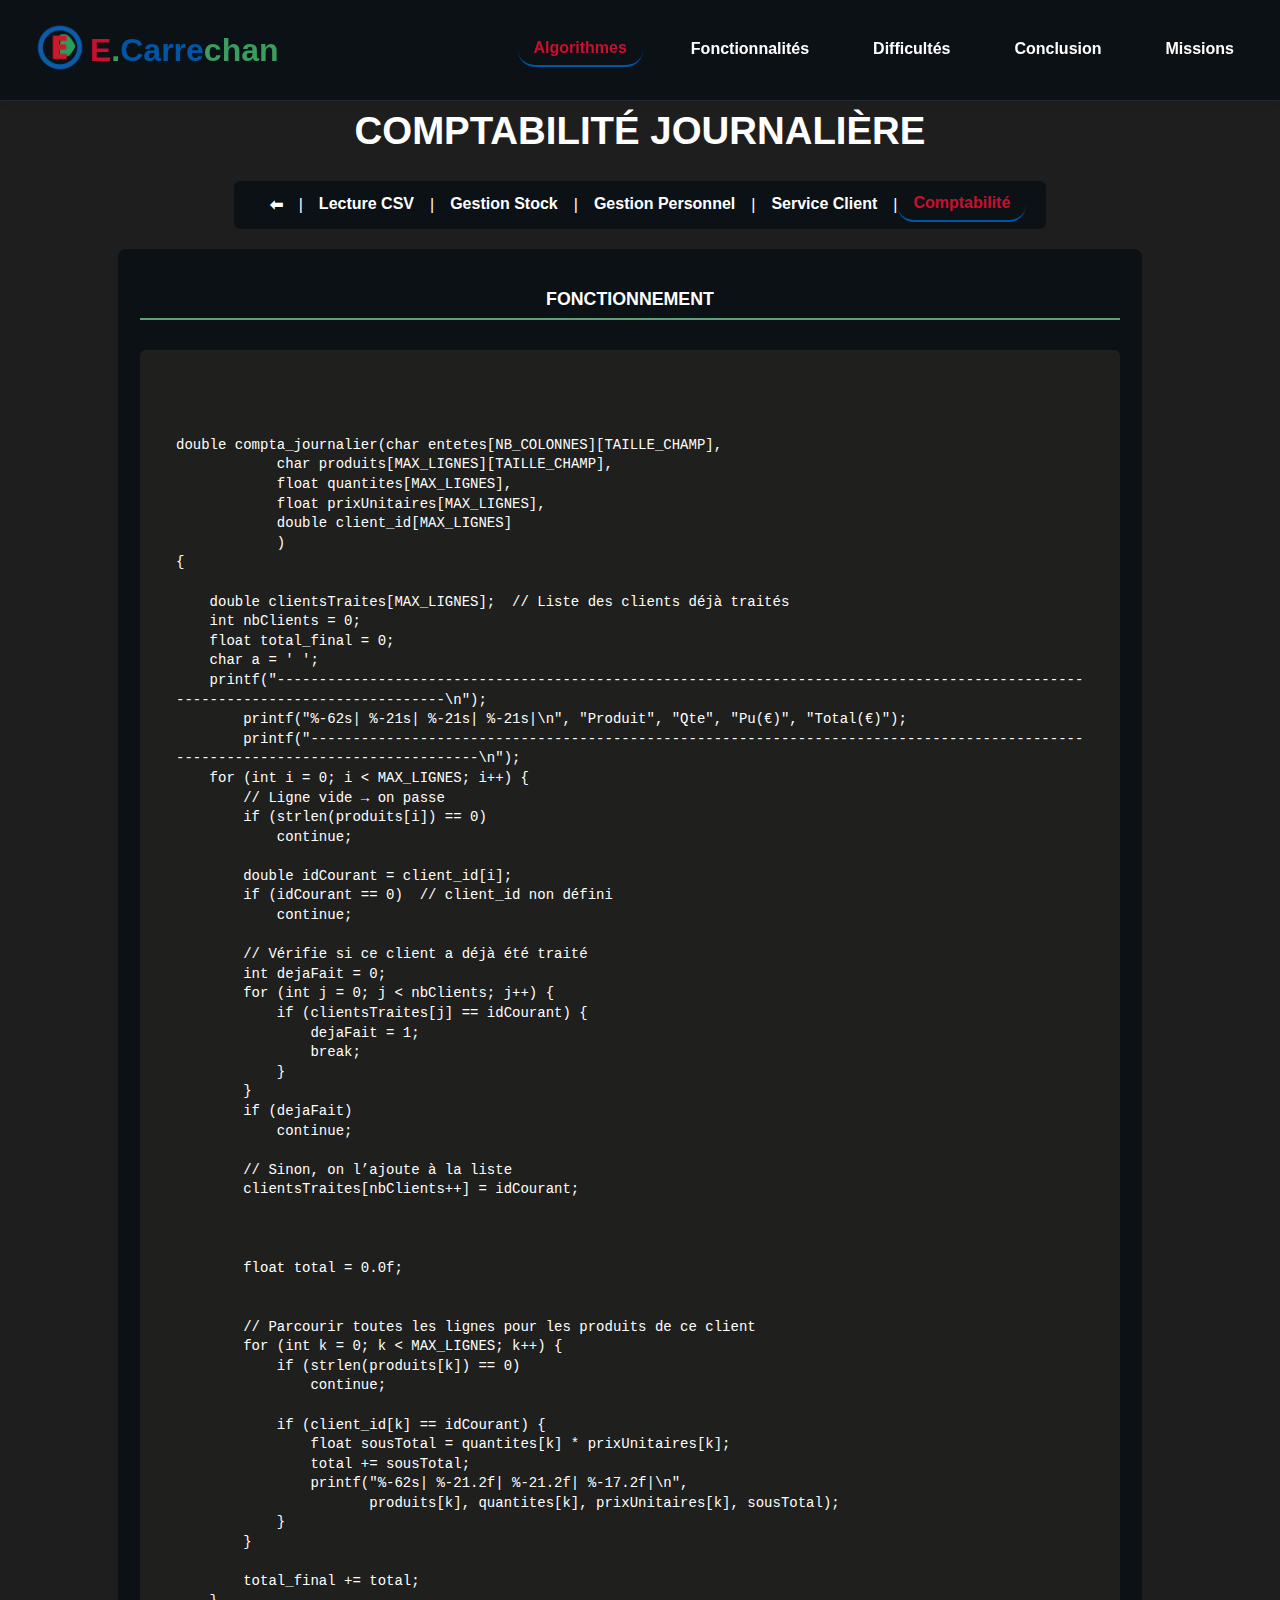
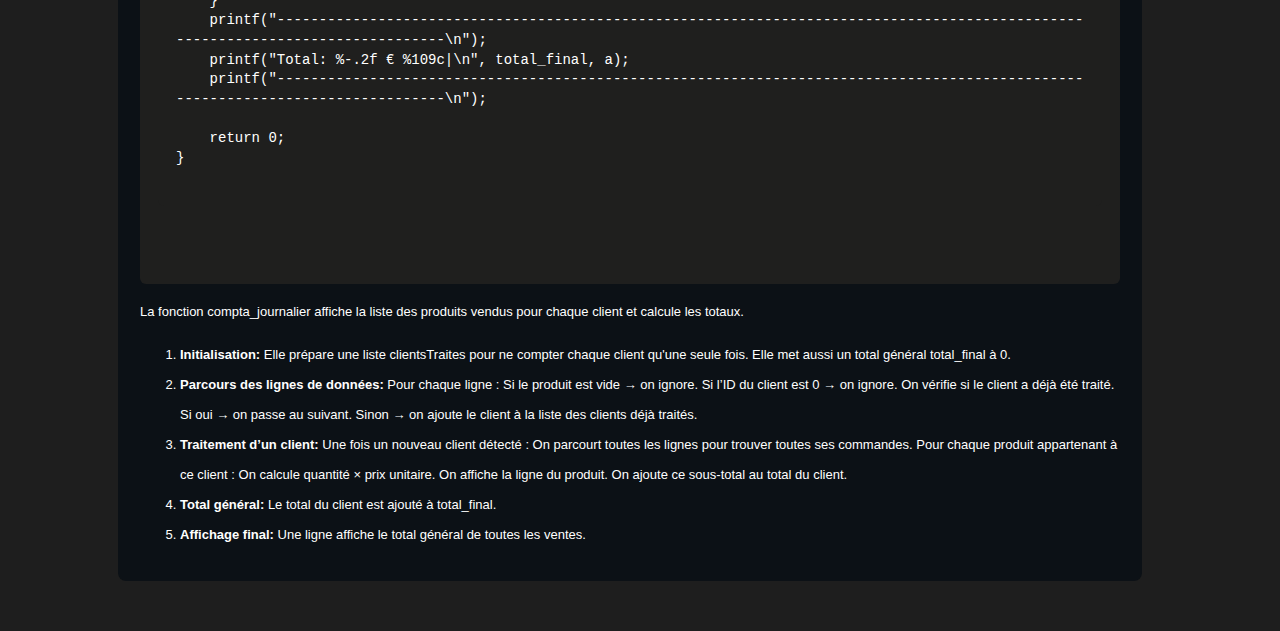
<file: algorithmes/Comptabilite.html>
<!DOCTYPE html>
<html lang="fr">
  <head>
    <meta charset="UTF-8" />
    <meta name="viewport" content="width=device-width, initial-scale=1.0" />
    <link rel="icon" href="../img/logo.png" type="image/x-icon" />
    <link rel="stylesheet" href="../css/style.css" />
    <link rel="stylesheet" href="../css/nav.css" />
    <link rel="stylesheet" href="../css/mobile.css" />
    <link rel="stylesheet" href="../css/subnav.css" />
    <link rel="stylesheet" href="css/style.css" />
    <title>E.Carrechan</title>
  </head>

  <body>
    <header>
      <div class="logo-container">
        <a href="../index.html" class="logo-container">
          <img src="../img/logo.png" alt="Logo" class="logo" />
          <h1 id="company-name">
            <span class="r">E</span>
            <span class="v">.</span>
            <span class="b">Carre</span>
            <span class="v">chan</span>
          </h1>
        </a>
      </div>

      <input type="checkbox" id="nav-toggle" aria-hidden="true" />
      <label for="nav-toggle" class="hamburger" aria-label="Ouvrir le menu">
        <span></span>
      </label>

      <nav>
        <ul class="nav">
          <li class="infobulle">
            <a href="../algorithmes/index.html" class="active">Algorithmes</a>
          </li>
          <li class="infobulle">
            <a href="../fonctionnalites/index.html">Fonctionnalités</a>
          </li>
          <li class="infobulle">
            <a href="../difficultes/index.html">Difficultés</a>
          </li>
          <li class="infobulle">
            <a href="../conclusion/index.html">Conclusion</a>
          </li>
          <li class="infobulle">
            <a href="../mission/index.html">Missions</a>
          </li>
        </ul>
      </nav>
    </header>

    <main>
      <div class="description">
        <h2>Comptabilité journalière</h2>
      </div>

      <div class="subnav-contour">
        <nav class="sub-nav">
          <ul>
            <li><a href="index.html">⬅</a></li>
            <li><a href="LectureCSV.html">Lecture CSV</a></li>
            <li><a href="GestionStock.html">Gestion Stock</a></li>
            <li><a href="GestionPersonnel.html">Gestion Personnel</a></li>
            <li><a href="ServiceClient.html">Service Client</a></li>
            <li><a href="Comptabilite.html" class="active">Comptabilité</a></li>
          </ul>
        </nav>
      </div>

      <section class="code">
        <h3>Fonctionnement</h3>
        <pre>
          <code>
double compta_journalier(char entetes[NB_COLONNES][TAILLE_CHAMP],
            char produits[MAX_LIGNES][TAILLE_CHAMP],
            float quantites[MAX_LIGNES],
            float prixUnitaires[MAX_LIGNES],
            double client_id[MAX_LIGNES]
            )
{

    double clientsTraites[MAX_LIGNES];  // Liste des clients déjà traités
    int nbClients = 0;
    float total_final = 0;
    char a = ' ';
    printf("--------------------------------------------------------------------------------------------------------------------------------\n");
        printf("%-62s| %-21s| %-21s| %-21s|\n", "Produit", "Qte", "Pu(€)", "Total(€)");
        printf("--------------------------------------------------------------------------------------------------------------------------------\n");
    for (int i = 0; i < MAX_LIGNES; i++) {
        // Ligne vide → on passe
        if (strlen(produits[i]) == 0)
            continue;

        double idCourant = client_id[i];
        if (idCourant == 0)  // client_id non défini
            continue;

        // Vérifie si ce client a déjà été traité
        int dejaFait = 0;
        for (int j = 0; j < nbClients; j++) {
            if (clientsTraites[j] == idCourant) {
                dejaFait = 1;
                break;
            }
        }
        if (dejaFait)
            continue;

        // Sinon, on l’ajoute à la liste
        clientsTraites[nbClients++] = idCourant;

        

        float total = 0.0f;


        // Parcourir toutes les lignes pour les produits de ce client
        for (int k = 0; k < MAX_LIGNES; k++) {
            if (strlen(produits[k]) == 0)
                continue;

            if (client_id[k] == idCourant) {
                float sousTotal = quantites[k] * prixUnitaires[k];
                total += sousTotal;
                printf("%-62s| %-21.2f| %-21.2f| %-17.2f|\n",
                       produits[k], quantites[k], prixUnitaires[k], sousTotal);
            }
        }
        
        total_final += total;
    }
    printf("--------------------------------------------------------------------------------------------------------------------------------\n");
    printf("Total: %-.2f € %109c|\n", total_final, a);
    printf("--------------------------------------------------------------------------------------------------------------------------------\n");

    return 0;
}            
          </code>
        </pre>
        <p>
          La fonction compta_journalier affiche la liste des produits vendus
          pour chaque client et calcule les totaux.
        </p>
        <ol>
          <li>
            <strong>Initialisation:</strong> Elle prépare une liste
            clientsTraites pour ne compter chaque client qu'une seule fois. Elle
            met aussi un total général total_final à 0.
          </li>
          <li>
            <strong>Parcours des lignes de données:</strong> Pour chaque ligne :
            Si le produit est vide → on ignore. Si l’ID du client est 0 → on
            ignore. On vérifie si le client a déjà été traité. Si oui → on passe
            au suivant. Sinon → on ajoute le client à la liste des clients déjà
            traités.
          </li>
          <li>
            <strong>Traitement d’un client:</strong> Une fois un nouveau client
            détecté : On parcourt toutes les lignes pour trouver toutes ses
            commandes. Pour chaque produit appartenant à ce client : On calcule
            quantité × prix unitaire. On affiche la ligne du produit. On ajoute
            ce sous-total au total du client.
          </li>
          <li>
            <strong>Total général:</strong> Le total du client est ajouté à
            total_final.
          </li>
          <li>
            <strong>Affichage final:</strong> Une ligne affiche le total général
            de toutes les ventes.
          </li>
        </ol>
      </section>
    </main>
  </body>
</html>
</file>
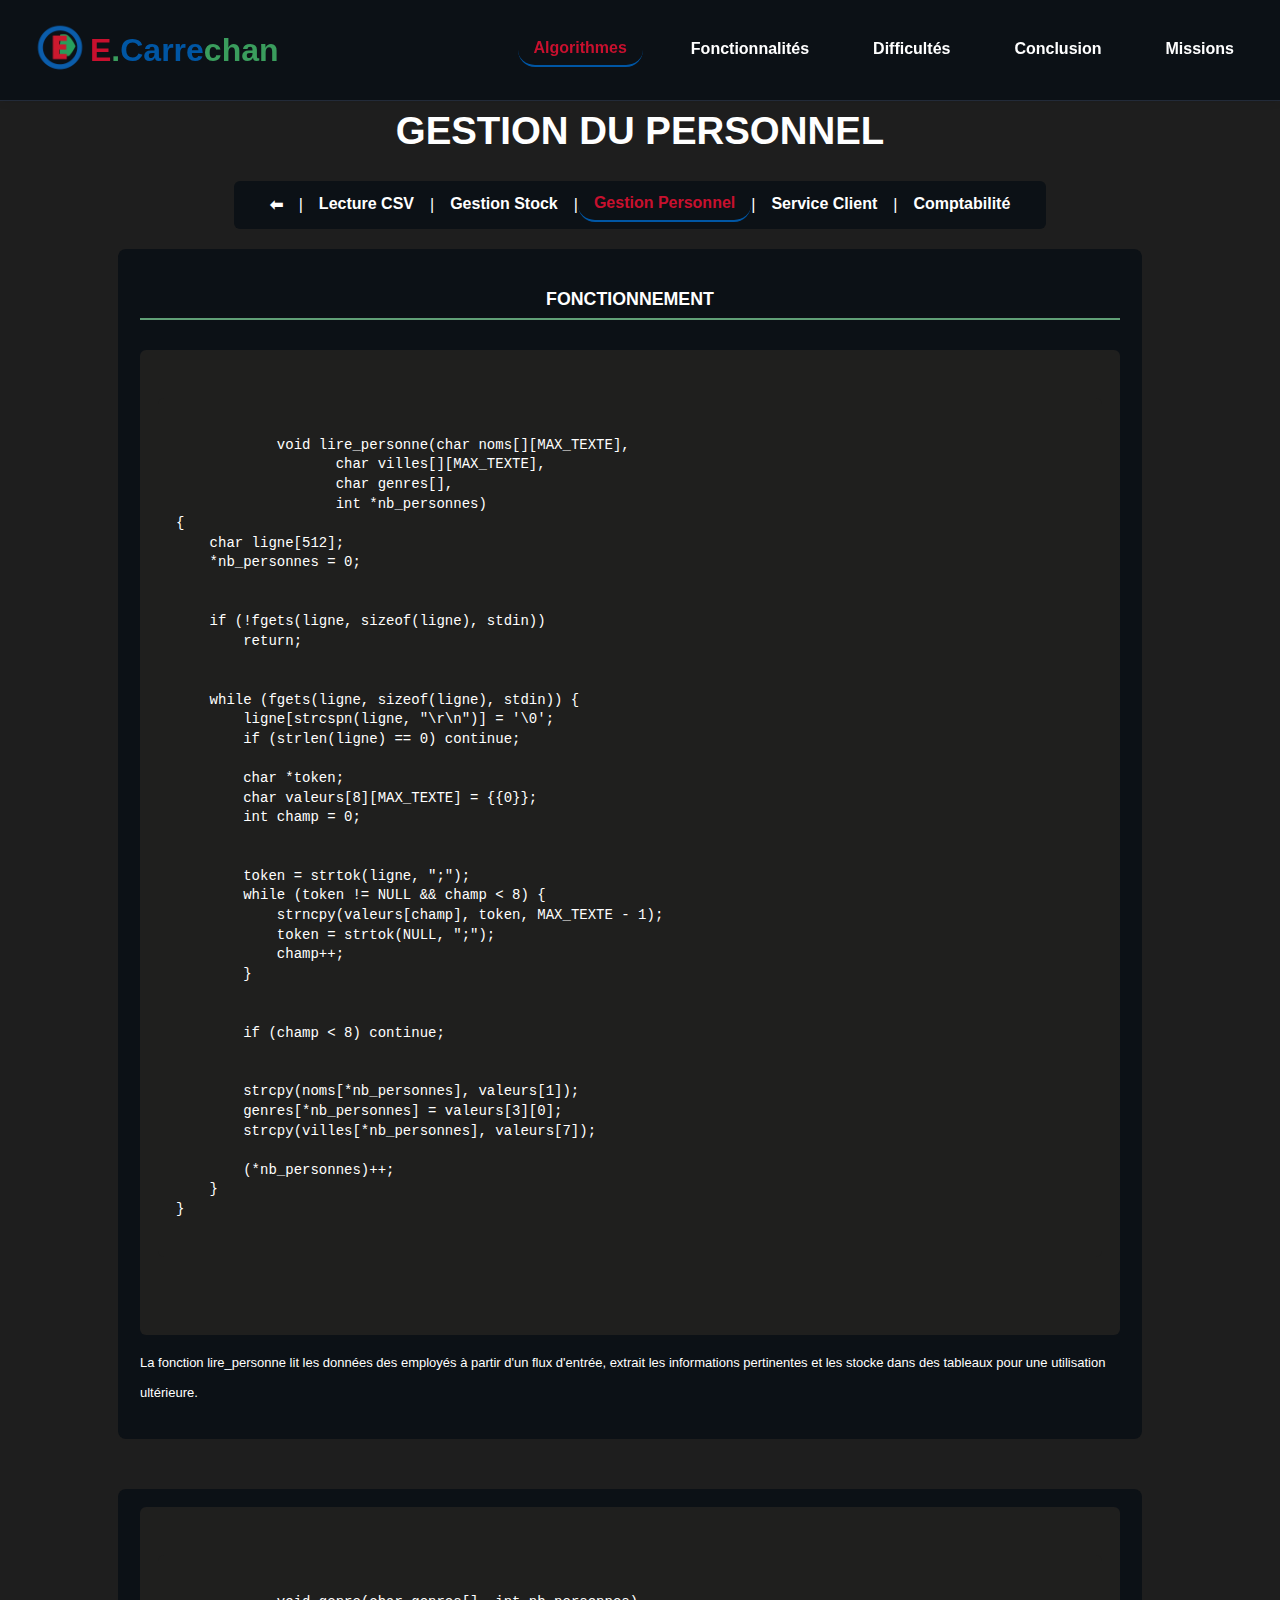
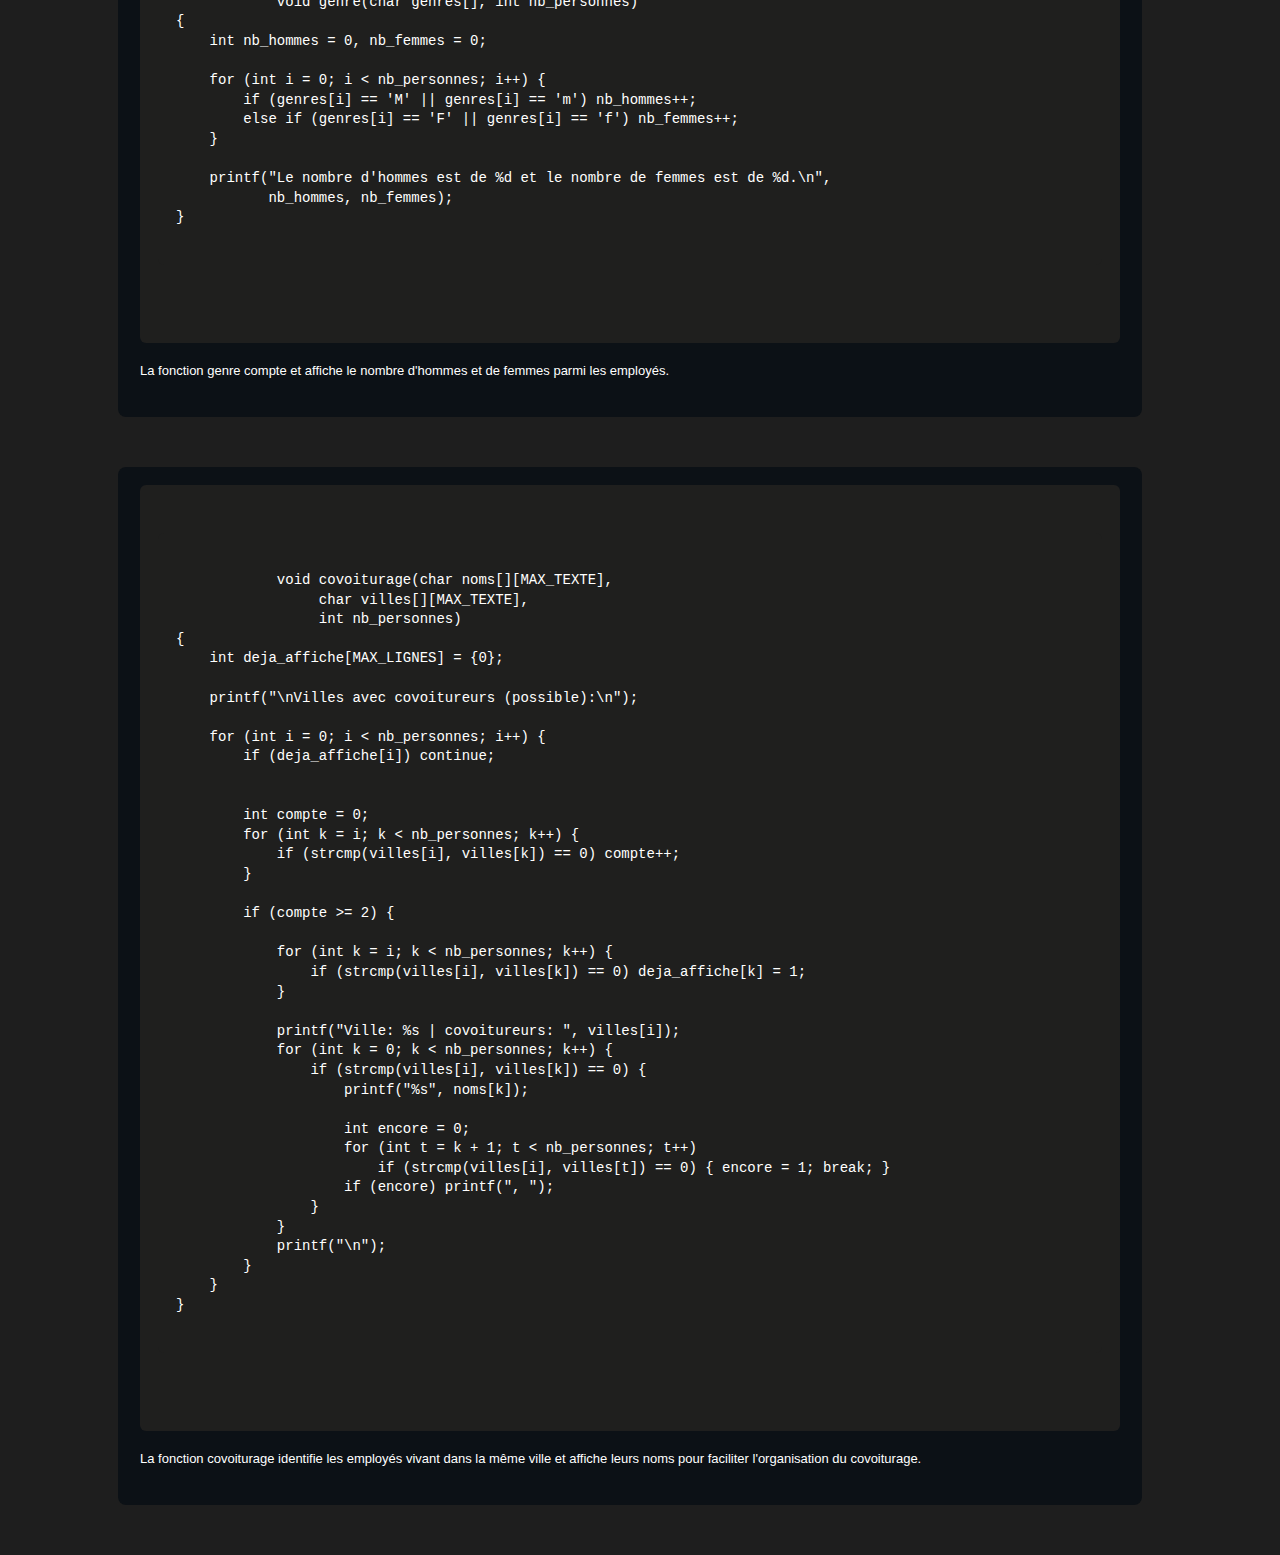
<file: algorithmes/GestionPersonnel.html>
<!DOCTYPE html>
<html lang="fr">
  <head>
    <meta charset="UTF-8" />
    <meta name="viewport" content="width=device-width, initial-scale=1.0" />
    <link rel="icon" href="../img/logo.png" type="image/x-icon" />
    <link rel="stylesheet" href="../css/style.css" />
    <link rel="stylesheet" href="../css/nav.css" />
    <link rel="stylesheet" href="../css/mobile.css" />
    <link rel="stylesheet" href="../css/subnav.css" />
    <link rel="stylesheet" href="css/style.css" />
    <title>E.Carrechan</title>
  </head>

  <body>
    <header>
      <div class="logo-container">
        <a href="../index.html" class="logo-container">
          <img src="../img/logo.png" alt="Logo" class="logo" />
          <h1 id="company-name">
            <span class="r">E</span>
            <span class="v">.</span>
            <span class="b">Carre</span>
            <span class="v">chan</span>
          </h1>
        </a>
      </div>

      <nav>
        <ul class="nav">
          <li class="infobulle">
            <a href="../algorithmes/index.html" class="active">Algorithmes</a>
          </li>
          <li class="infobulle">
            <a href="../fonctionnalites/index.html">Fonctionnalités</a>
          </li>
          <li class="infobulle">
            <a href="../difficultes/index.html">Difficultés</a>
          </li>
          <li class="infobulle">
            <a href="../conclusion/index.html">Conclusion</a>
          </li>
          <li class="infobulle">
            <a href="../mission/index.html">Missions</a>
          </li>
        </ul>
      </nav>

      <input type="checkbox" id="nav-toggle" aria-hidden="true" />
      <label for="nav-toggle" class="hamburger" aria-label="Ouvrir le menu">
        <span></span>
      </label>
    </header>

    <main>
      <div class="description">
        <h2>Gestion du personnel</h2>
      </div>

      <div class="subnav-contour">
        <nav class="sub-nav">
          <ul>
            <li><a href="index.html">⬅</a></li>
            <li><a href="LectureCSV.html">Lecture CSV</a></li>
            <li><a href="GestionStock.html">Gestion Stock</a></li>
            <li>
              <a href="GestionPersonnel.html" class="active"
                >Gestion Personnel</a
              >
            </li>
            <li><a href="ServiceClient.html">Service Client</a></li>
            <li><a href="Comptabilite.html">Comptabilité</a></li>
          </ul>
        </nav>
      </div>

      <section class="code">
        <h3>Fonctionnement</h3>
        <pre>
          <code>
            void lire_personne(char noms[][MAX_TEXTE],
                   char villes[][MAX_TEXTE],
                   char genres[],
                   int *nb_personnes)
{
    char ligne[512];
    *nb_personnes = 0;

   
    if (!fgets(ligne, sizeof(ligne), stdin))
        return;

   
    while (fgets(ligne, sizeof(ligne), stdin)) {
        ligne[strcspn(ligne, "\r\n")] = '\0';
        if (strlen(ligne) == 0) continue; 

        char *token;
        char valeurs[8][MAX_TEXTE] = {{0}};
        int champ = 0;

        
        token = strtok(ligne, ";");
        while (token != NULL && champ < 8) {
            strncpy(valeurs[champ], token, MAX_TEXTE - 1);
            token = strtok(NULL, ";");
            champ++;
        }

      
        if (champ < 8) continue;

        
        strcpy(noms[*nb_personnes], valeurs[1]);
        genres[*nb_personnes] = valeurs[3][0];
        strcpy(villes[*nb_personnes], valeurs[7]);

        (*nb_personnes)++;
    }
}
          </code>
        </pre>
        <p>
          La fonction lire_personne lit les données des employés à partir d'un
          flux d'entrée, extrait les informations pertinentes et les stocke dans
          des tableaux pour une utilisation ultérieure.
        </p>
      </section>

      <section class="code">
        <pre>
          <code>
            void genre(char genres[], int nb_personnes)
{
    int nb_hommes = 0, nb_femmes = 0;

    for (int i = 0; i < nb_personnes; i++) {
        if (genres[i] == 'M' || genres[i] == 'm') nb_hommes++;
        else if (genres[i] == 'F' || genres[i] == 'f') nb_femmes++;
    }

    printf("Le nombre d'hommes est de %d et le nombre de femmes est de %d.\n",
           nb_hommes, nb_femmes);
}
          </code>
        </pre>
        <p>
          La fonction genre compte et affiche le nombre d'hommes et de femmes
          parmi les employés.
        </p>
      </section>
      <section class="code">
        <pre>
          <code>
            void covoiturage(char noms[][MAX_TEXTE],
                 char villes[][MAX_TEXTE],
                 int nb_personnes)
{
    int deja_affiche[MAX_LIGNES] = {0};

    printf("\nVilles avec covoitureurs (possible):\n");

    for (int i = 0; i < nb_personnes; i++) {
        if (deja_affiche[i]) continue;

        
        int compte = 0;
        for (int k = i; k < nb_personnes; k++) {
            if (strcmp(villes[i], villes[k]) == 0) compte++;
        }

        if (compte >= 2) {
           
            for (int k = i; k < nb_personnes; k++) {
                if (strcmp(villes[i], villes[k]) == 0) deja_affiche[k] = 1;
            }

            printf("Ville: %s | covoitureurs: ", villes[i]);
            for (int k = 0; k < nb_personnes; k++) {
                if (strcmp(villes[i], villes[k]) == 0) {
                    printf("%s", noms[k]);
                    
                    int encore = 0;
                    for (int t = k + 1; t < nb_personnes; t++)
                        if (strcmp(villes[i], villes[t]) == 0) { encore = 1; break; }
                    if (encore) printf(", ");
                }
            }
            printf("\n");
        }
    }
}
          </code>
        </pre>
        <p>
          La fonction covoiturage identifie les employés vivant dans la même
          ville et affiche leurs noms pour faciliter l'organisation du
          covoiturage.
        </p>
      </section>
    </main>
  </body>
</html>
</file>
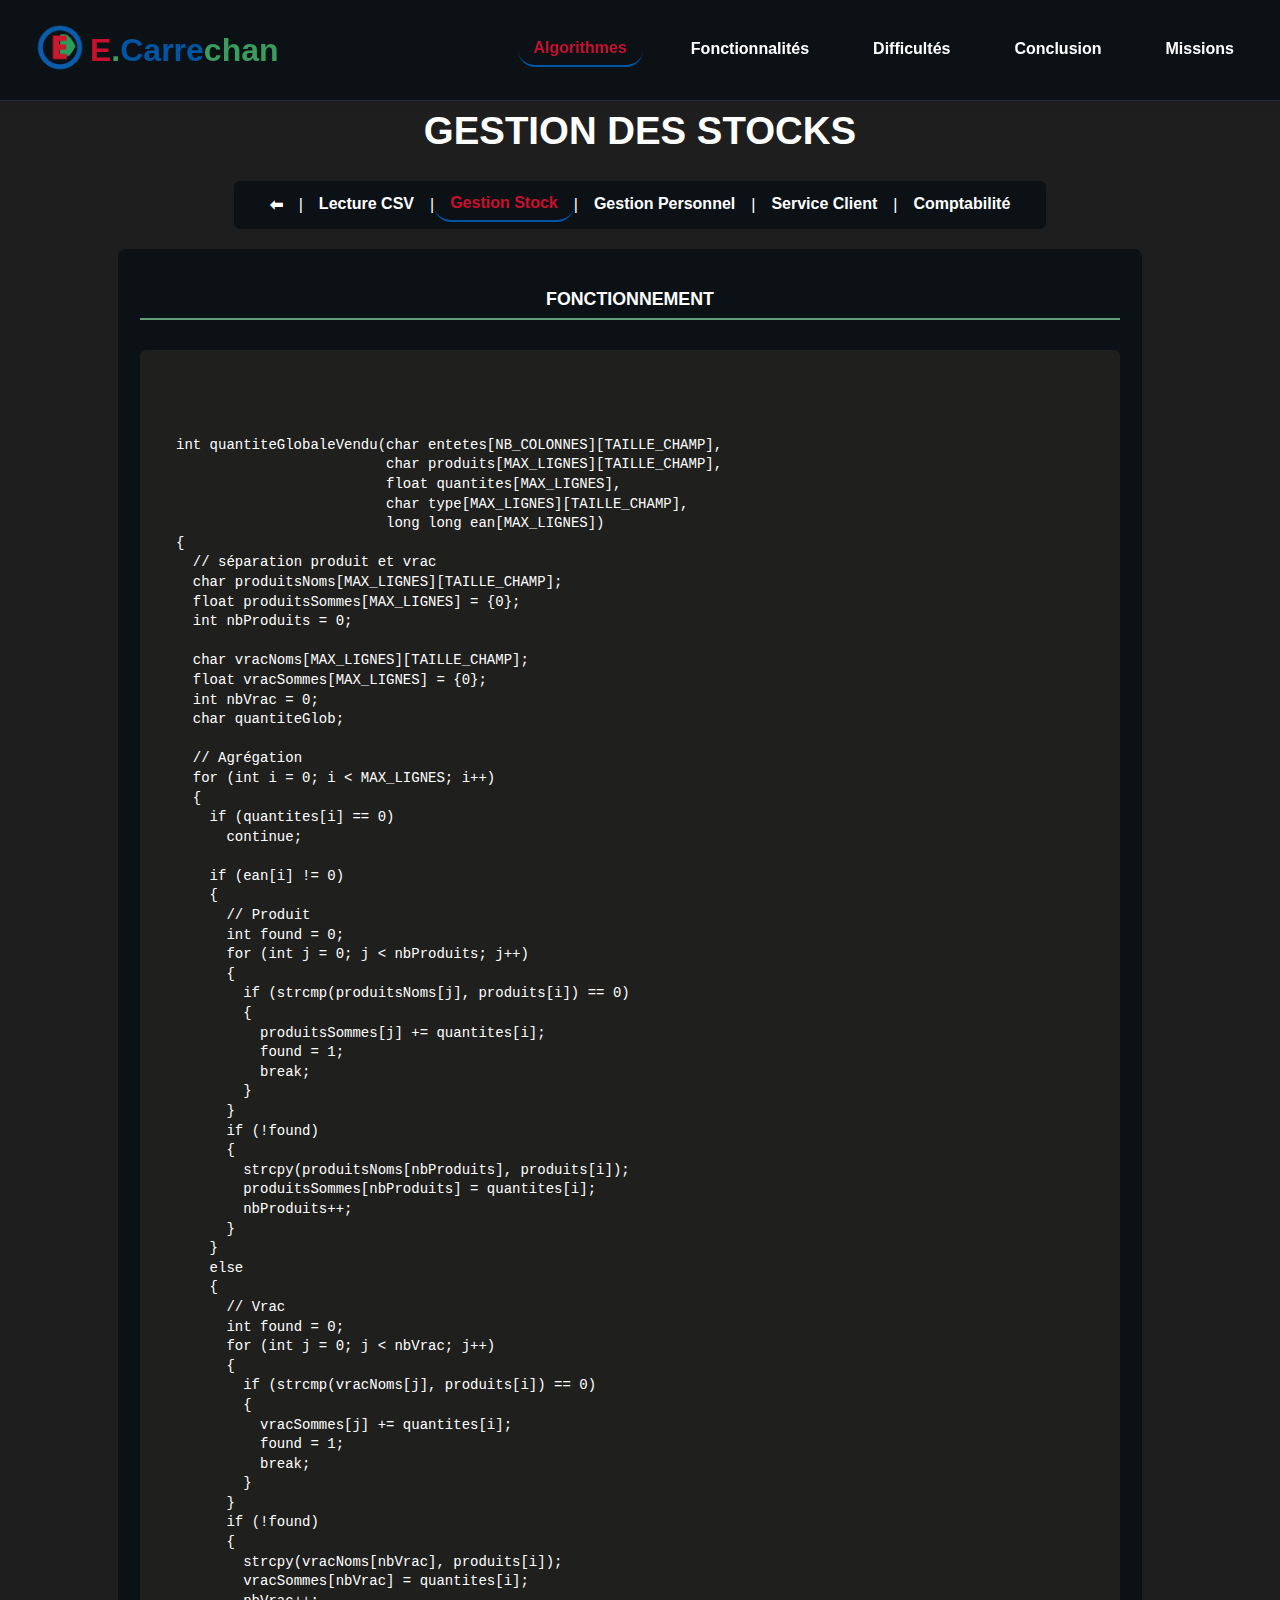
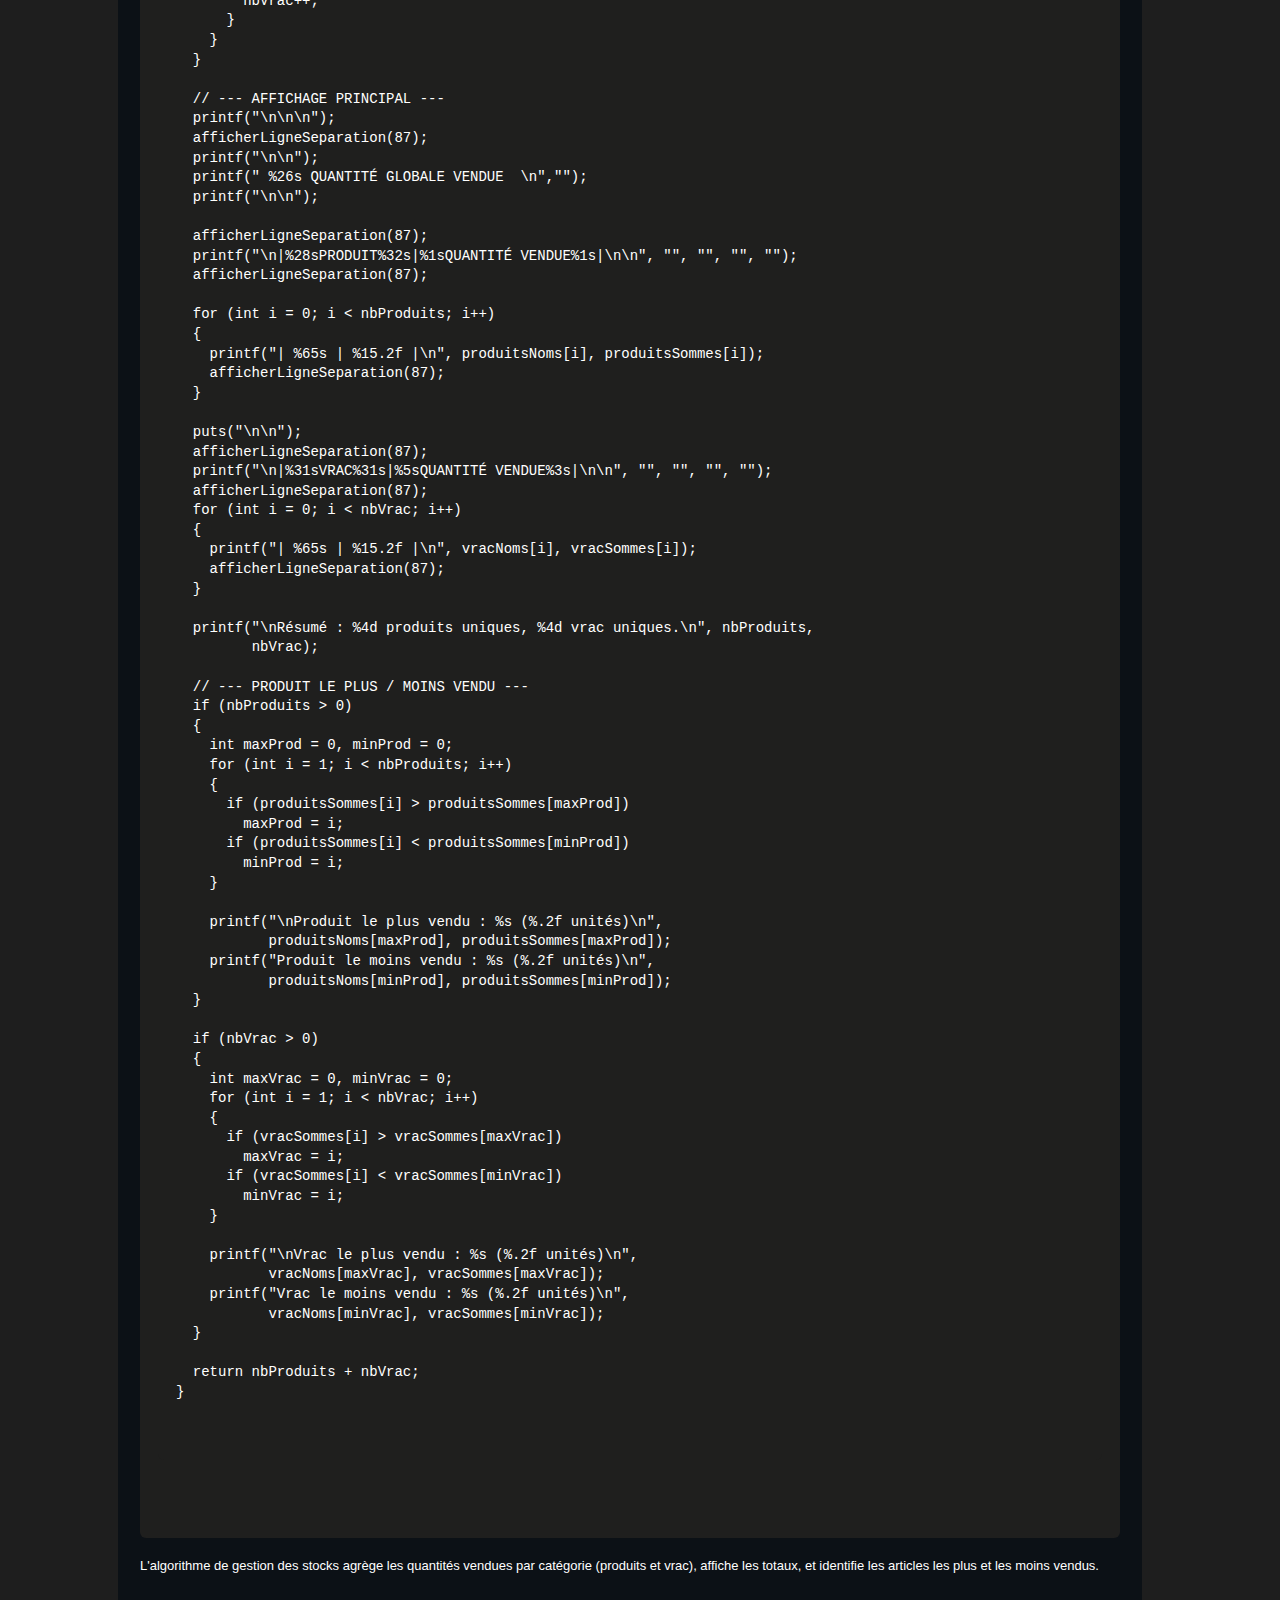
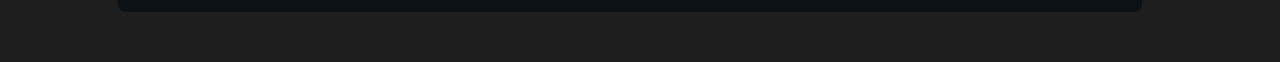
<file: algorithmes/GestionStock.html>
<!DOCTYPE html>
<html lang="fr">
  <head>
    <!-- Métadonnées et liens vers les fichiers CSS -->
    <meta charset="UTF-8" />
    <meta name="viewport" content="width=device-width, initial-scale=1.0" />
    <link rel="icon" href="../img/logo.png" type="image/x-icon" />
    <link rel="stylesheet" href="../css/style.css" />
    <link rel="stylesheet" href="../css/nav.css" />
    <link rel="stylesheet" href="../css/mobile.css" />
    <link rel="stylesheet" href="../css/subnav.css" />
    <link rel="stylesheet" href="css/style.css" />
    <title>E.Carrechan</title>
  </head>

  <body>
    <header>
      <div class="logo-container">
        <!-- Logo + Nom de l’entreprise, cliquable vers la page d’accueil -->
        <a href="../index.html" class="logo-container">
          <img src="../img/logo.png" alt="Logo" class="logo" />
          <h1 id="company-name">
            <span class="r">E</span>
            <span class="v">.</span>
            <span class="b">Carre</span>
            <span class="v">chan</span>
          </h1>
        </a>
      </div>

      <!-- checkbox mobile seulement -->
      <input type="checkbox" id="nav-toggle" aria-hidden="true" />
      <label for="nav-toggle" class="hamburger" aria-label="Ouvrir le menu">
        <span></span>
      </label>

      <!-- Barre de navigation principale -->
      <nav>
        <ul class="nav">
          <li class="infobulle">
            <a href="../algorithmes/index.html" class="active">Algorithmes</a>
          </li>
          <li class="infobulle">
            <a href="../fonctionnalites/index.html">Fonctionnalités</a>
          </li>
          <li class="infobulle">
            <a href="../difficultes/index.html">Difficultés</a>
          </li>
          <li class="infobulle">
            <a href="../conclusion/index.html">Conclusion</a>
          </li>
          <li class="infobulle">
            <a href="../mission/index.html">Missions</a>
          </li>
        </ul>
      </nav>
    </header>

    <main>
      <div class="description">
        <h2>Gestion des stocks</h2>
      </div>

      <div class="subnav-contour">
        <!-- Sous-navigation propre à la section "Algorithmes" -->
        <nav class="sub-nav">
          <ul>
            <li><a href="index.html">⬅</a></li>
            <li><a href="LectureCSV.html">Lecture CSV</a></li>
            <li>
              <a href="GestionStock.html" class="active">Gestion Stock</a>
            </li>
            <li><a href="GestionPersonnel.html">Gestion Personnel</a></li>
            <li><a href="ServiceClient.html">Service Client</a></li>
            <li><a href="Comptabilite.html">Comptabilité</a></li>
          </ul>
        </nav>
      </div>

      <section class="code">
        <h3>Fonctionnement</h3>
        <pre>
          <code>
int quantiteGlobaleVendu(char entetes[NB_COLONNES][TAILLE_CHAMP],
                         char produits[MAX_LIGNES][TAILLE_CHAMP],
                         float quantites[MAX_LIGNES],
                         char type[MAX_LIGNES][TAILLE_CHAMP],
                         long long ean[MAX_LIGNES])
{
  // séparation produit et vrac
  char produitsNoms[MAX_LIGNES][TAILLE_CHAMP];
  float produitsSommes[MAX_LIGNES] = {0};
  int nbProduits = 0;

  char vracNoms[MAX_LIGNES][TAILLE_CHAMP];
  float vracSommes[MAX_LIGNES] = {0};
  int nbVrac = 0;
  char quantiteGlob;

  // Agrégation
  for (int i = 0; i < MAX_LIGNES; i++)
  {
    if (quantites[i] == 0)
      continue;

    if (ean[i] != 0)
    {
      // Produit
      int found = 0;
      for (int j = 0; j < nbProduits; j++)
      {
        if (strcmp(produitsNoms[j], produits[i]) == 0)
        {
          produitsSommes[j] += quantites[i];
          found = 1;
          break;
        }
      }
      if (!found)
      {
        strcpy(produitsNoms[nbProduits], produits[i]);
        produitsSommes[nbProduits] = quantites[i];
        nbProduits++;
      }
    }
    else
    {
      // Vrac
      int found = 0;
      for (int j = 0; j < nbVrac; j++)
      {
        if (strcmp(vracNoms[j], produits[i]) == 0)
        {
          vracSommes[j] += quantites[i];
          found = 1;
          break;
        }
      }
      if (!found)
      {
        strcpy(vracNoms[nbVrac], produits[i]);
        vracSommes[nbVrac] = quantites[i];
        nbVrac++;
      }
    }
  }

  // --- AFFICHAGE PRINCIPAL ---
  printf("\n\n\n");
  afficherLigneSeparation(87);
  printf("\n\n");
  printf(" %26s QUANTITÉ GLOBALE VENDUE  \n","");
  printf("\n\n");

  afficherLigneSeparation(87);
  printf("\n|%28sPRODUIT%32s|%1sQUANTITÉ VENDUE%1s|\n\n", "", "", "", "");
  afficherLigneSeparation(87);

  for (int i = 0; i < nbProduits; i++)
  {
    printf("| %65s | %15.2f |\n", produitsNoms[i], produitsSommes[i]);
    afficherLigneSeparation(87);
  }

  puts("\n\n");
  afficherLigneSeparation(87);
  printf("\n|%31sVRAC%31s|%5sQUANTITÉ VENDUE%3s|\n\n", "", "", "", "");
  afficherLigneSeparation(87);
  for (int i = 0; i < nbVrac; i++)
  {
    printf("| %65s | %15.2f |\n", vracNoms[i], vracSommes[i]);
    afficherLigneSeparation(87);
  }

  printf("\nRésumé : %4d produits uniques, %4d vrac uniques.\n", nbProduits,
         nbVrac);

  // --- PRODUIT LE PLUS / MOINS VENDU ---
  if (nbProduits > 0)
  {
    int maxProd = 0, minProd = 0;
    for (int i = 1; i < nbProduits; i++)
    {
      if (produitsSommes[i] > produitsSommes[maxProd])
        maxProd = i;
      if (produitsSommes[i] < produitsSommes[minProd])
        minProd = i;
    }

    printf("\nProduit le plus vendu : %s (%.2f unités)\n",
           produitsNoms[maxProd], produitsSommes[maxProd]);
    printf("Produit le moins vendu : %s (%.2f unités)\n",
           produitsNoms[minProd], produitsSommes[minProd]);
  }

  if (nbVrac > 0)
  {
    int maxVrac = 0, minVrac = 0;
    for (int i = 1; i < nbVrac; i++)
    {
      if (vracSommes[i] > vracSommes[maxVrac])
        maxVrac = i;
      if (vracSommes[i] < vracSommes[minVrac])
        minVrac = i;
    }

    printf("\nVrac le plus vendu : %s (%.2f unités)\n",
           vracNoms[maxVrac], vracSommes[maxVrac]);
    printf("Vrac le moins vendu : %s (%.2f unités)\n",
           vracNoms[minVrac], vracSommes[minVrac]);
  }

  return nbProduits + nbVrac;
}

          </code>
        </pre>
        <p>
          L'algorithme de gestion des stocks agrège les quantités vendues par
          catégorie (produits et vrac), affiche les totaux, et identifie les
          articles les plus et les moins vendus.
        </p>
      </section>
    </main>
  </body>
</html>
</file>
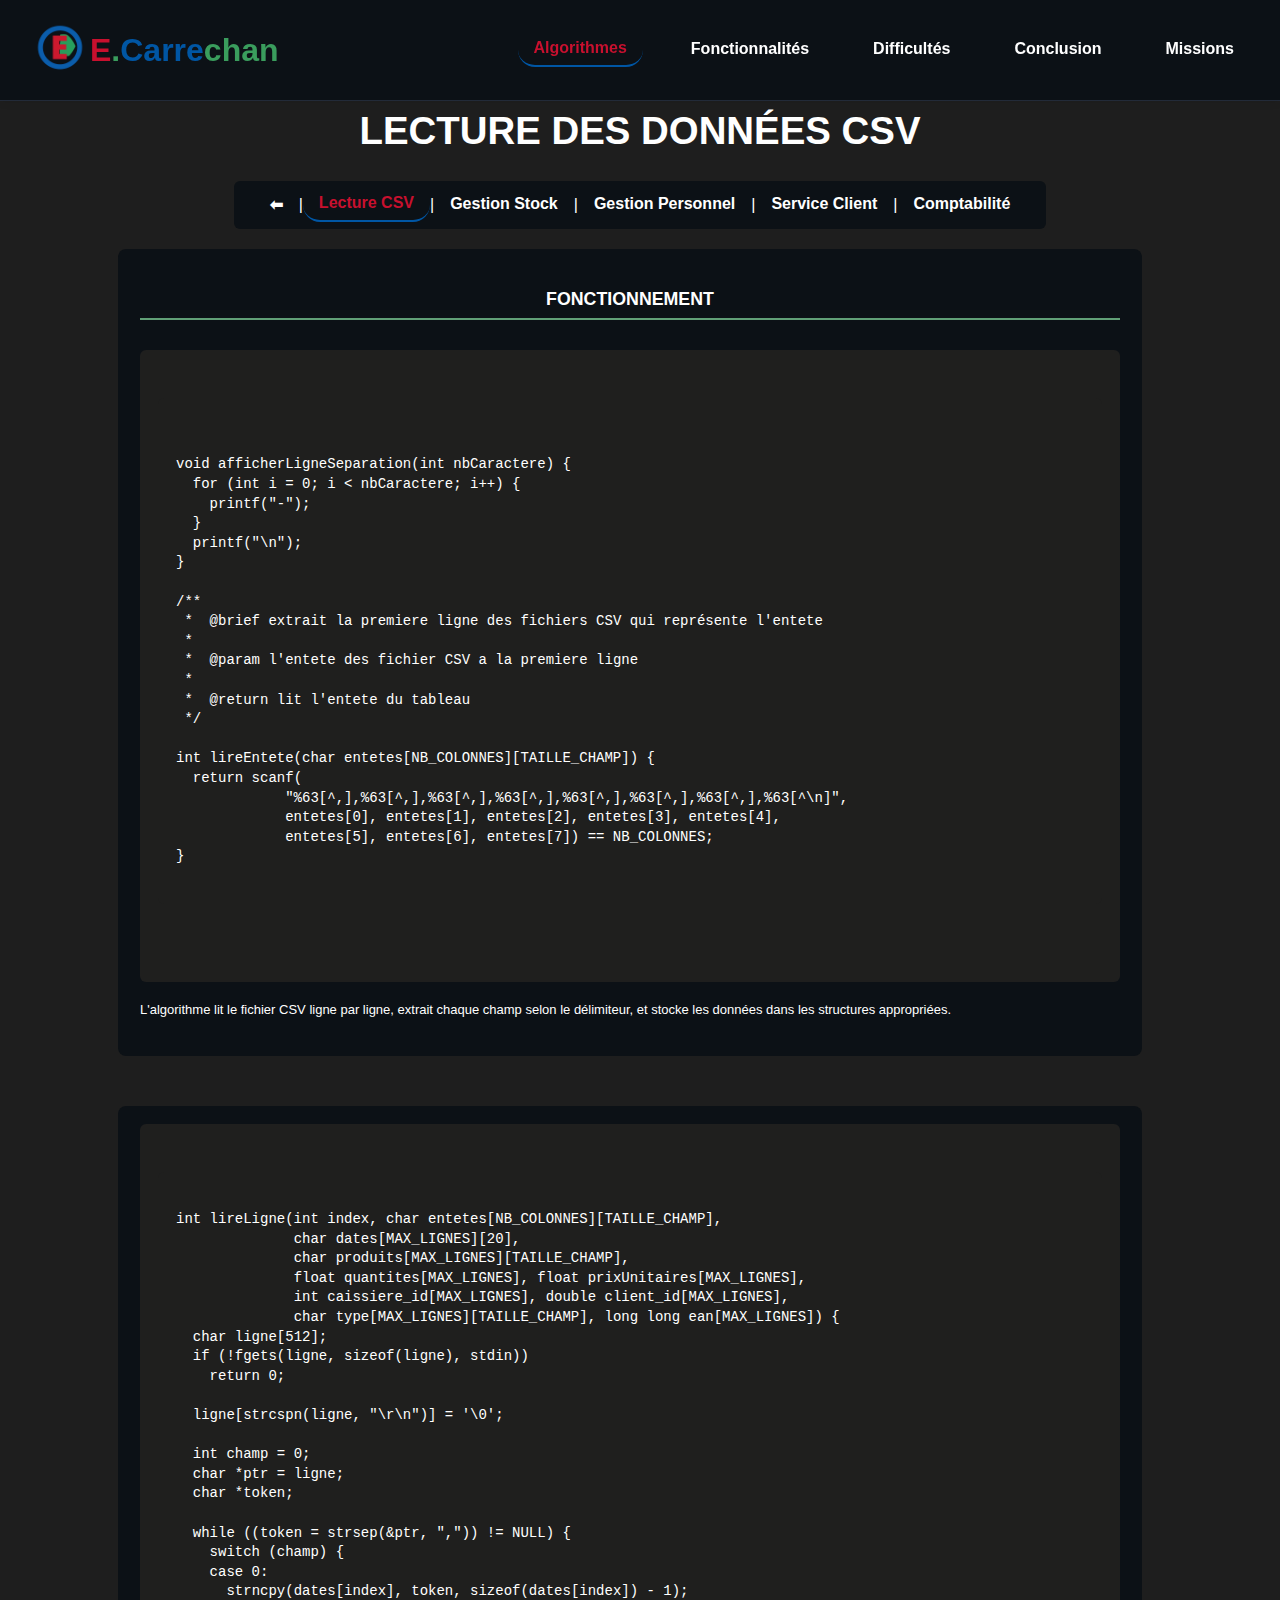
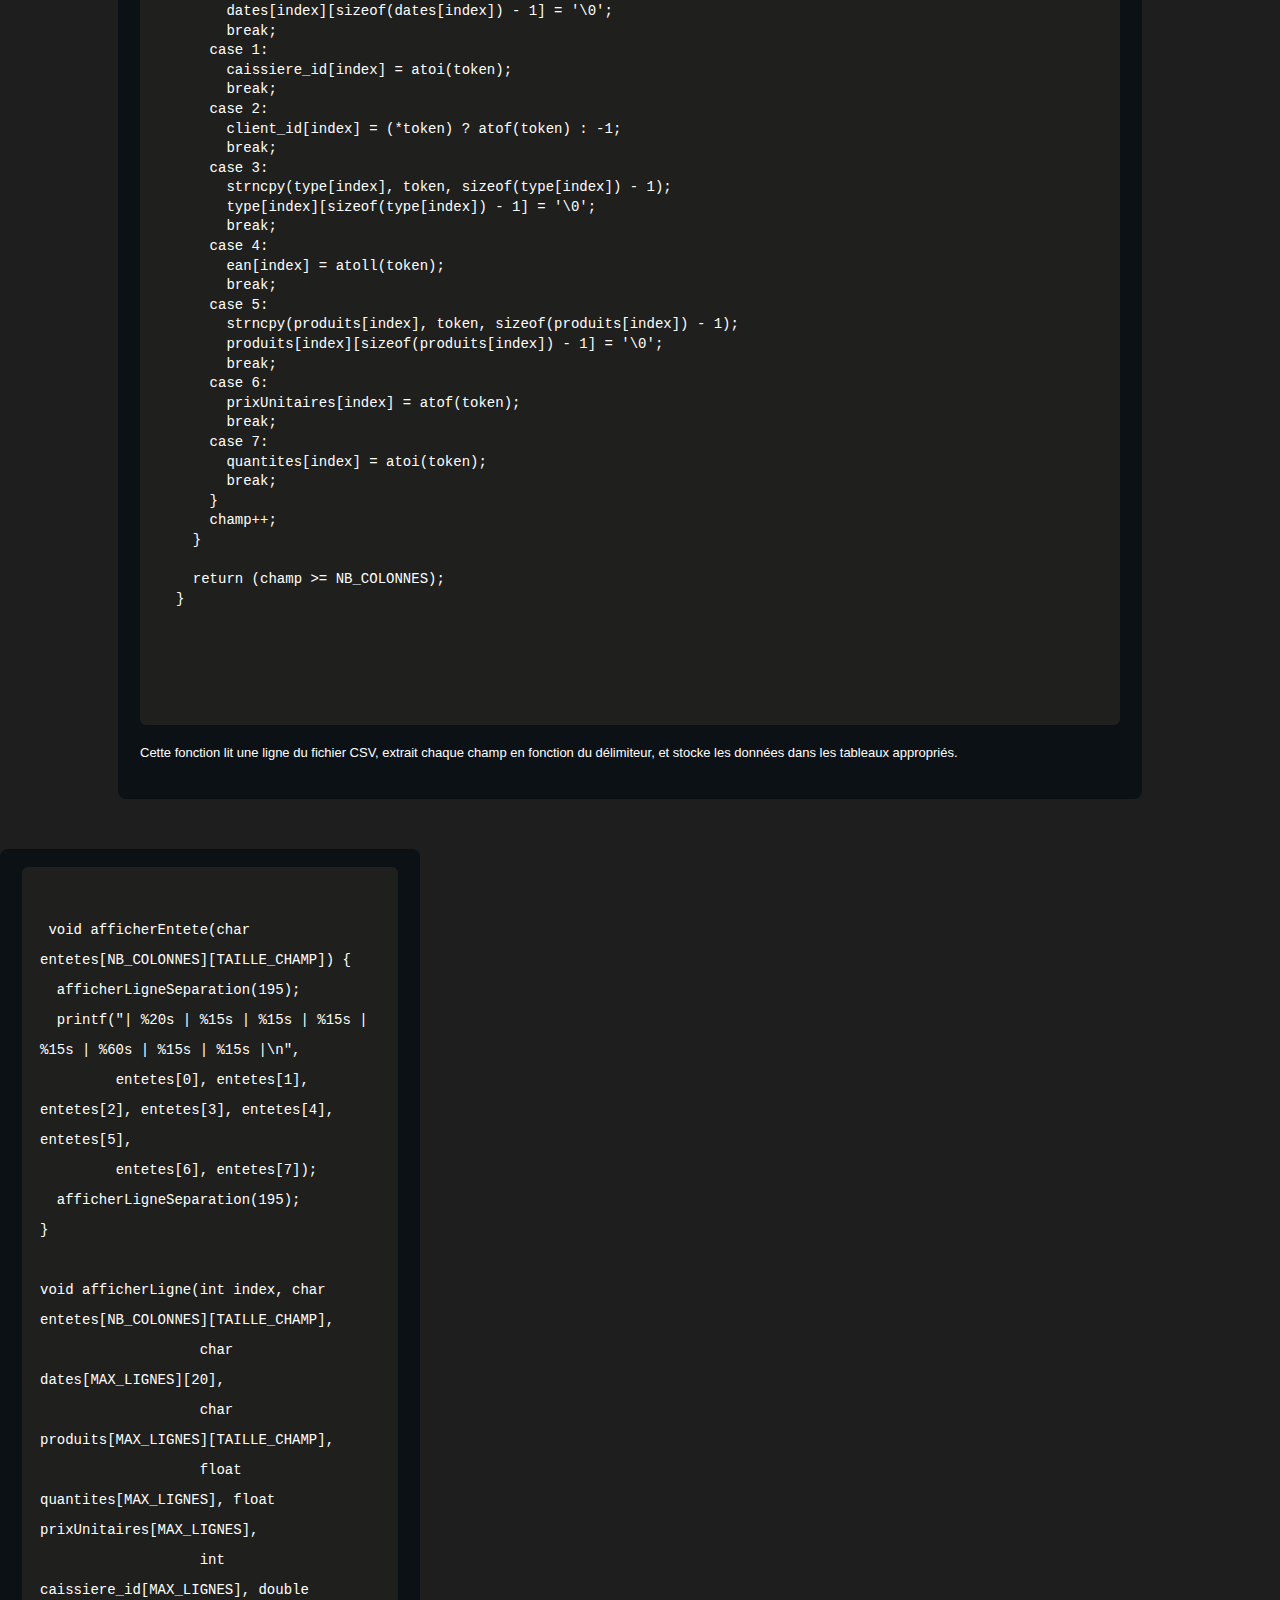
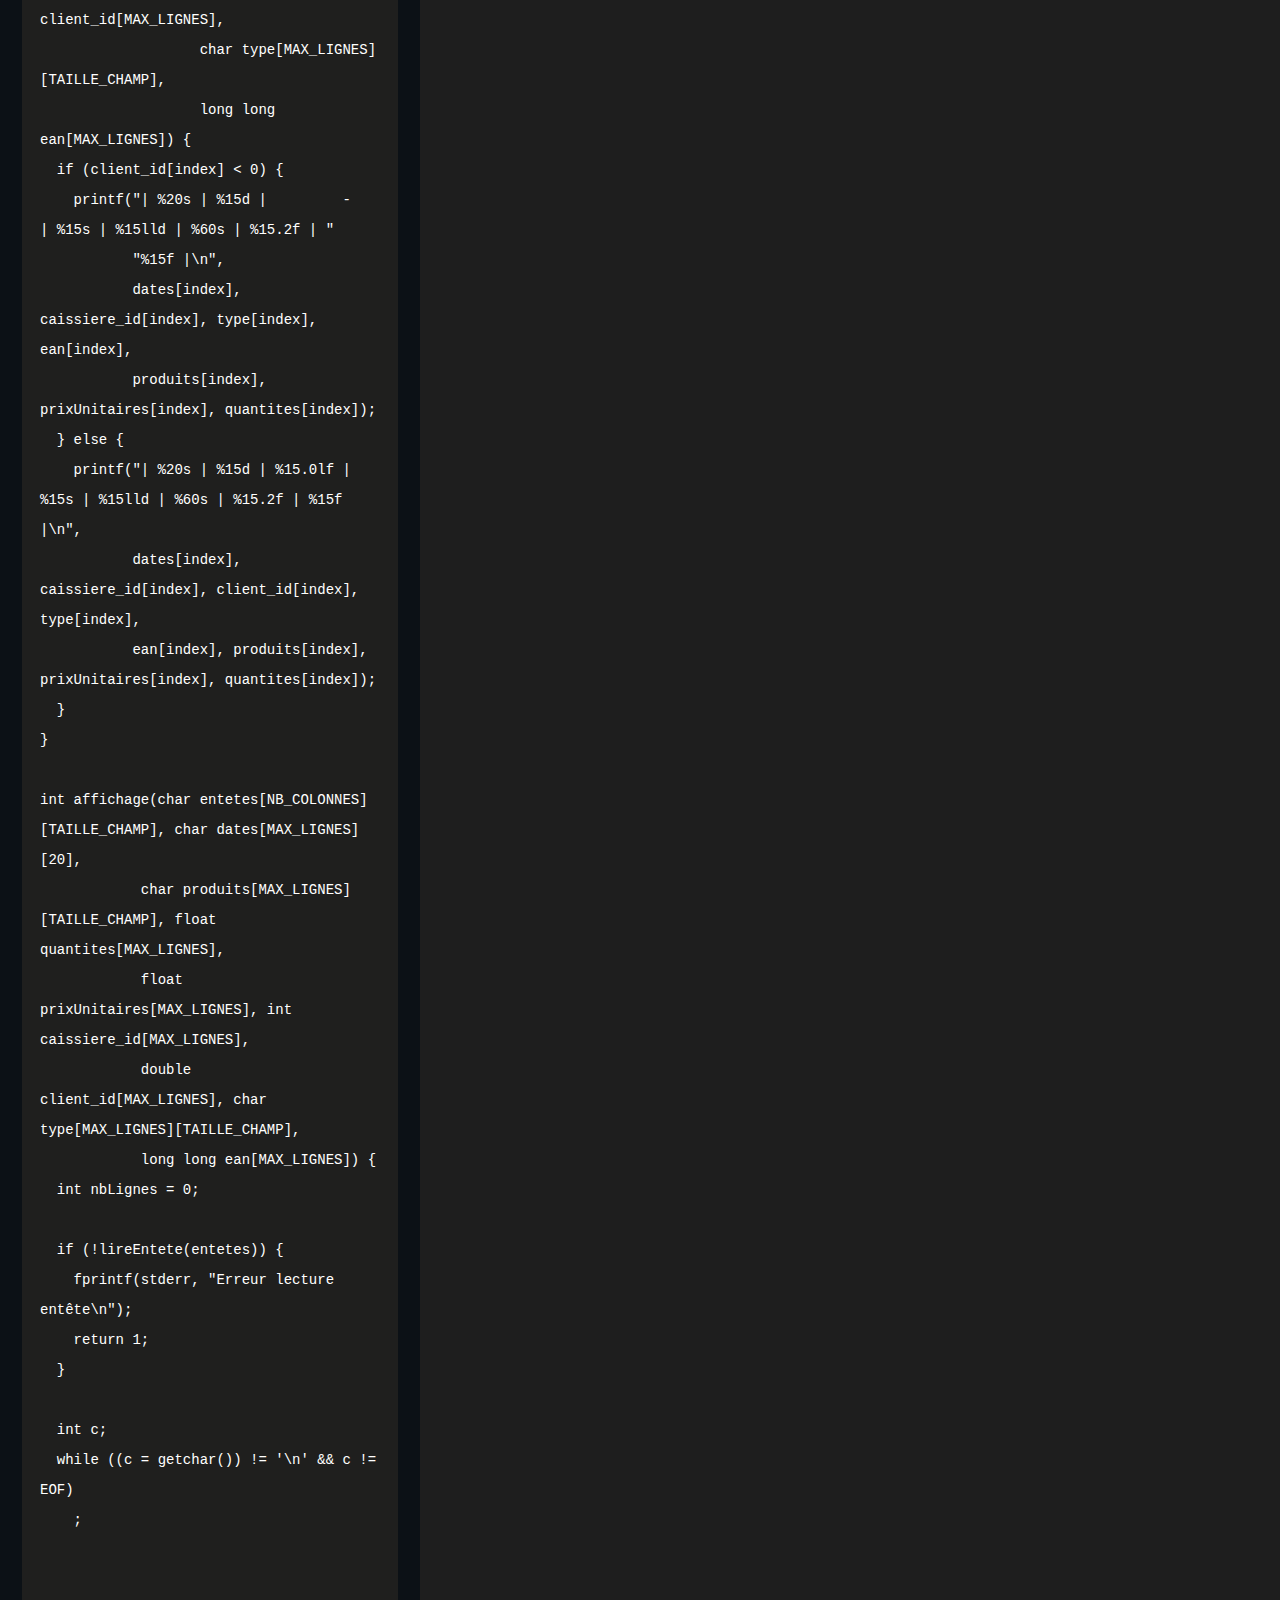
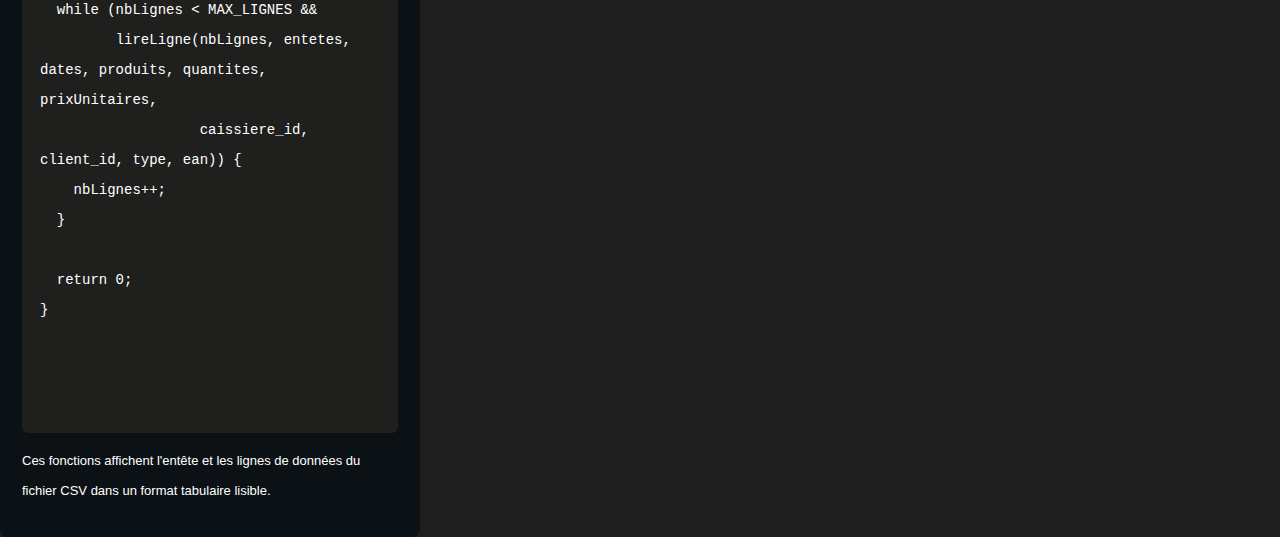
<file: algorithmes/LectureCSV.html>
<!DOCTYPE html>
<html lang="fr">
  <head>
    <meta charset="UTF-8" />
    <meta name="viewport" content="width=device-width, initial-scale=1.0" />
    <link rel="icon" href="../img/logo.png" type="image/x-icon" />
    <link rel="stylesheet" href="../css/style.css" />
    <link rel="stylesheet" href="../css/nav.css" />
    <link rel="stylesheet" href="../css/mobile.css" />
    <link rel="stylesheet" href="../css/subnav.css" />
    <link rel="stylesheet" href="css/style.css" />
    <title>E.Carrechan</title>
  </head>

  <body>
    <header>
      <div class="logo-container">
        <a href="../index.html" class="logo-container">
          <img src="../img/logo.png" alt="Logo" class="logo" />
          <h1 id="company-name">
            <span class="r">E</span>
            <span class="v">.</span>
            <span class="b">Carre</span>
            <span class="v">chan</span>
          </h1>
        </a>
      </div>

      <input type="checkbox" id="nav-toggle" aria-hidden="true" />
      <label for="nav-toggle" class="hamburger" aria-label="Ouvrir le menu">
        <span></span>
      </label>

      <nav>
        <ul class="nav">
          <li class="infobulle">
            <a href="../algorithmes/index.html" class="active">Algorithmes</a>
          </li>
          <li class="infobulle">
            <a href="../fonctionnalites/index.html">Fonctionnalités</a>
          </li>
          <li class="infobulle">
            <a href="../difficultes/index.html">Difficultés</a>
          </li>
          <li class="infobulle">
            <a href="../conclusion/index.html">Conclusion</a>
          </li>
          <li class="infobulle">
            <a href="../mission/index.html">Missions</a>
          </li>
        </ul>
      </nav>
    </header>

    <main>
      <div class="description">
        <h2>Lecture des données CSV</h2>
      </div>

      <div class="subnav-contour">
        <nav class="sub-nav">
          <ul>
            <li><a href="index.html">⬅</a></li>
            <li><a href="LectureCSV.html" class="active">Lecture CSV</a></li>
            <li><a href="GestionStock.html">Gestion Stock</a></li>
            <li><a href="GestionPersonnel.html">Gestion Personnel</a></li>
            <li><a href="ServiceClient.html">Service Client</a></li>
            <li><a href="Comptabilite.html">Comptabilité</a></li>
          </ul>
        </nav>
      </div>

      <section class="code">
        <h3>Fonctionnement</h3>
        <pre>
          <code>
            
void afficherLigneSeparation(int nbCaractere) {
  for (int i = 0; i < nbCaractere; i++) {
    printf("-");
  }
  printf("\n");
}

/**
 *  @brief extrait la premiere ligne des fichiers CSV qui représente l'entete
 * 
 *  @param l'entete des fichier CSV a la premiere ligne
 * 
 *  @return lit l'entete du tableau
 */

int lireEntete(char entetes[NB_COLONNES][TAILLE_CHAMP]) {
  return scanf(
             "%63[^,],%63[^,],%63[^,],%63[^,],%63[^,],%63[^,],%63[^,],%63[^\n]",
             entetes[0], entetes[1], entetes[2], entetes[3], entetes[4],
             entetes[5], entetes[6], entetes[7]) == NB_COLONNES;
}
          </code>
        </pre>
        <p>
          L'algorithme lit le fichier CSV ligne par ligne, extrait chaque champ
          selon le délimiteur, et stocke les données dans les structures
          appropriées.
        </p>
      </section>
      <section class="code">
        <pre>
          <code>
int lireLigne(int index, char entetes[NB_COLONNES][TAILLE_CHAMP],
              char dates[MAX_LIGNES][20],
              char produits[MAX_LIGNES][TAILLE_CHAMP],
              float quantites[MAX_LIGNES], float prixUnitaires[MAX_LIGNES],
              int caissiere_id[MAX_LIGNES], double client_id[MAX_LIGNES],
              char type[MAX_LIGNES][TAILLE_CHAMP], long long ean[MAX_LIGNES]) {
  char ligne[512];
  if (!fgets(ligne, sizeof(ligne), stdin))
    return 0;

  ligne[strcspn(ligne, "\r\n")] = '\0';

  int champ = 0;
  char *ptr = ligne;
  char *token;

  while ((token = strsep(&ptr, ",")) != NULL) {
    switch (champ) {
    case 0:
      strncpy(dates[index], token, sizeof(dates[index]) - 1);
      dates[index][sizeof(dates[index]) - 1] = '\0';
      break;
    case 1:
      caissiere_id[index] = atoi(token);
      break;
    case 2:
      client_id[index] = (*token) ? atof(token) : -1;
      break;
    case 3:
      strncpy(type[index], token, sizeof(type[index]) - 1);
      type[index][sizeof(type[index]) - 1] = '\0';
      break;
    case 4:
      ean[index] = atoll(token);
      break;
    case 5:
      strncpy(produits[index], token, sizeof(produits[index]) - 1);
      produits[index][sizeof(produits[index]) - 1] = '\0';
      break;
    case 6:
      prixUnitaires[index] = atof(token);
      break;
    case 7:
      quantites[index] = atoi(token);
      break;
    }
    champ++;
  }

  return (champ >= NB_COLONNES);
}            
          </code>
        </pre>
        <p>
          Cette fonction lit une ligne du fichier CSV, extrait chaque champ en
          fonction du délimiteur, et stocke les données dans les tableaux
          appropriés.
        </p>
      </section>
      <section>
        <pre>
          <code>
 void afficherEntete(char entetes[NB_COLONNES][TAILLE_CHAMP]) {
  afficherLigneSeparation(195);
  printf("| %20s | %15s | %15s | %15s | %15s | %60s | %15s | %15s |\n",
         entetes[0], entetes[1], entetes[2], entetes[3], entetes[4], entetes[5],
         entetes[6], entetes[7]);
  afficherLigneSeparation(195);
}

void afficherLigne(int index, char entetes[NB_COLONNES][TAILLE_CHAMP],
                   char dates[MAX_LIGNES][20],
                   char produits[MAX_LIGNES][TAILLE_CHAMP],
                   float quantites[MAX_LIGNES], float prixUnitaires[MAX_LIGNES],
                   int caissiere_id[MAX_LIGNES], double client_id[MAX_LIGNES],
                   char type[MAX_LIGNES][TAILLE_CHAMP],
                   long long ean[MAX_LIGNES]) {
  if (client_id[index] < 0) {
    printf("| %20s | %15d |         -       | %15s | %15lld | %60s | %15.2f | "
           "%15f |\n",
           dates[index], caissiere_id[index], type[index], ean[index],
           produits[index], prixUnitaires[index], quantites[index]);
  } else {
    printf("| %20s | %15d | %15.0lf | %15s | %15lld | %60s | %15.2f | %15f |\n",
           dates[index], caissiere_id[index], client_id[index], type[index],
           ean[index], produits[index], prixUnitaires[index], quantites[index]);
  }
}

int affichage(char entetes[NB_COLONNES][TAILLE_CHAMP], char dates[MAX_LIGNES][20],
            char produits[MAX_LIGNES][TAILLE_CHAMP], float quantites[MAX_LIGNES],
            float prixUnitaires[MAX_LIGNES], int caissiere_id[MAX_LIGNES],
            double client_id[MAX_LIGNES], char type[MAX_LIGNES][TAILLE_CHAMP],
            long long ean[MAX_LIGNES]) {
  int nbLignes = 0;

  if (!lireEntete(entetes)) {
    fprintf(stderr, "Erreur lecture entête\n");
    return 1;
  }

  int c;
  while ((c = getchar()) != '\n' && c != EOF)
    ;

 
  while (nbLignes < MAX_LIGNES &&
         lireLigne(nbLignes, entetes, dates, produits, quantites, prixUnitaires,
                   caissiere_id, client_id, type, ean)) {
    nbLignes++;
  }

  return 0;
}

          </code>
        </pre>
        <p>
          Ces fonctions affichent l'entête et les lignes de données du fichier
          CSV dans un format tabulaire lisible.
        </p>
      </section>
    </main>
  </body>
</html>
</file>
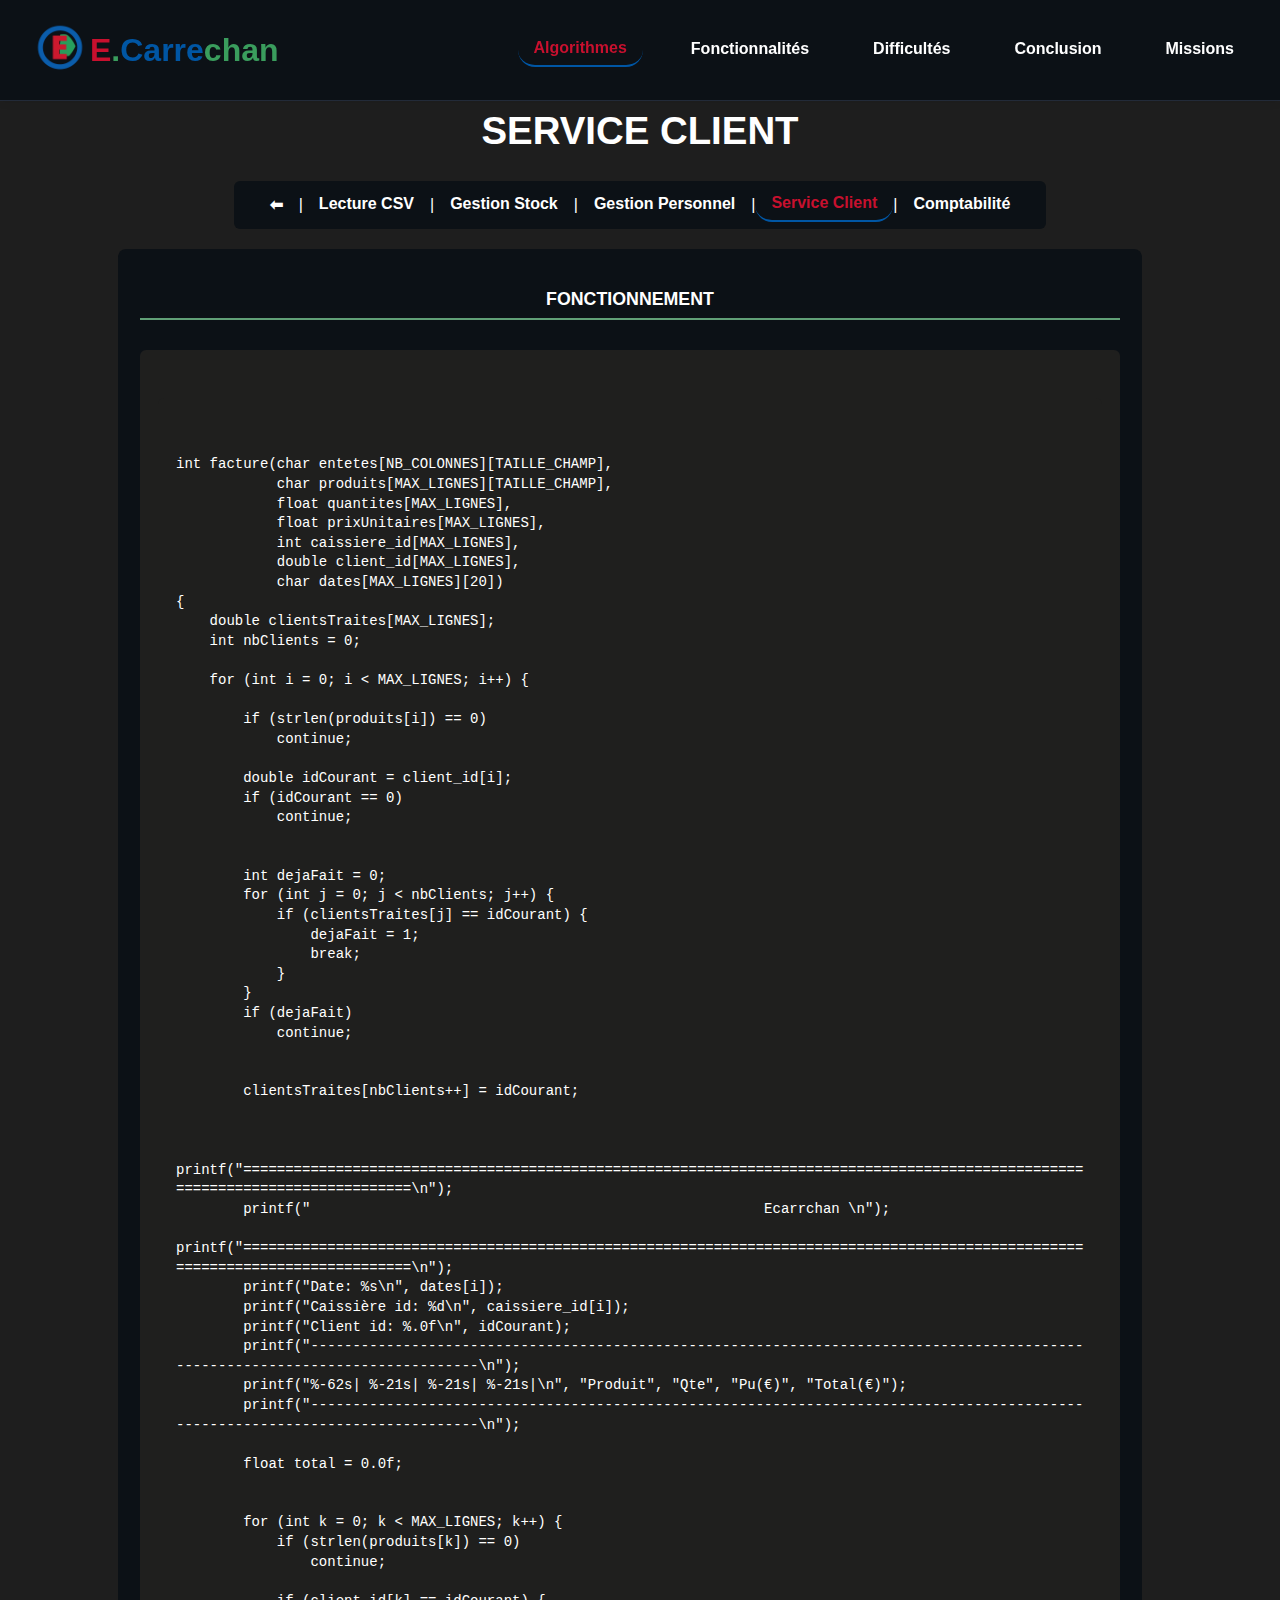
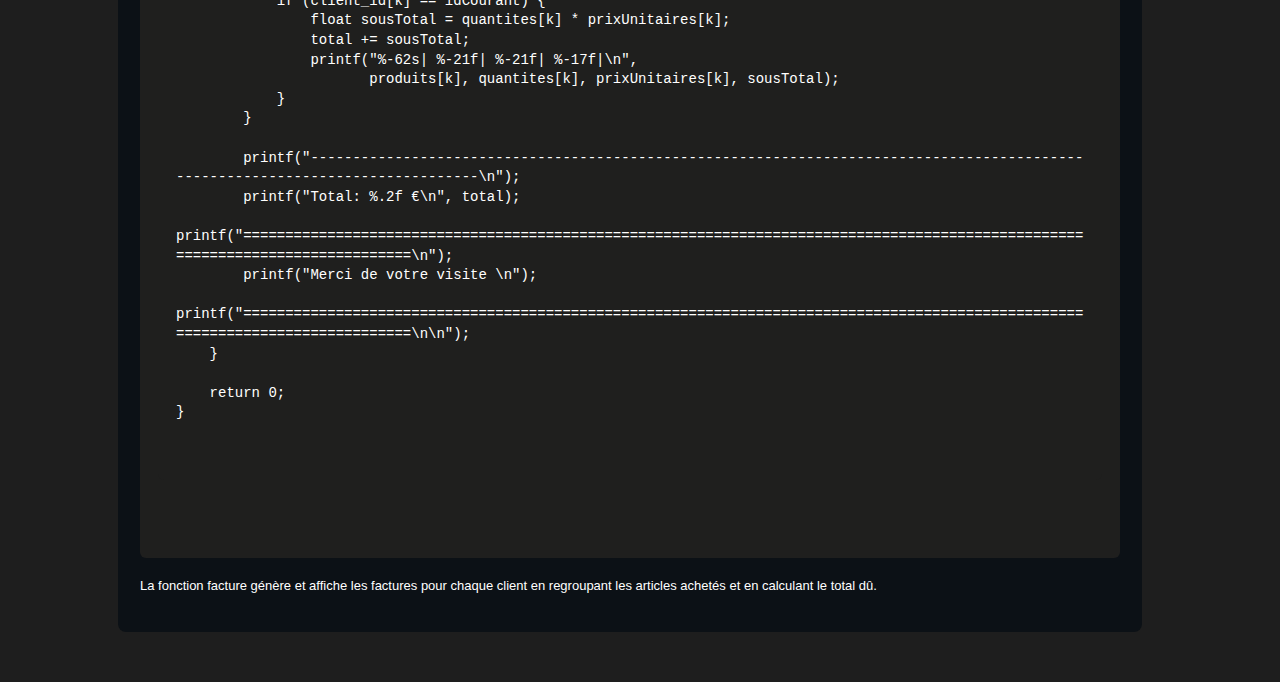
<file: algorithmes/ServiceClient.html>
<!DOCTYPE html>
<html lang="fr">
  <head>
    <meta charset="UTF-8" />
    <meta name="viewport" content="width=device-width, initial-scale=1.0" />
    <link rel="icon" href="../img/logo.png" type="image/x-icon" />
    <link rel="stylesheet" href="../css/style.css" />
    <link rel="stylesheet" href="../css/nav.css" />
    <link rel="stylesheet" href="../css/mobile.css" />
    <link rel="stylesheet" href="../css/subnav.css" />
    <link rel="stylesheet" href="css/style.css" />
    <title>E.Carrechan</title>
  </head>

  <body>
    <header>
      <div class="logo-container">
        <a href="../index.html" class="logo-container">
          <img src="../img/logo.png" alt="Logo" class="logo" />
          <h1 id="company-name">
            <span class="r">E</span>
            <span class="v">.</span>
            <span class="b">Carre</span>
            <span class="v">chan</span>
          </h1>
        </a>
      </div>

      <input type="checkbox" id="nav-toggle" aria-hidden="true" />
      <label for="nav-toggle" class="hamburger" aria-label="Ouvrir le menu">
        <span></span>
      </label>

      <nav>
        <ul class="nav">
          <li class="infobulle">
            <a href="../algorithmes/index.html" class="active">Algorithmes</a>
          </li>
          <li class="infobulle">
            <a href="../fonctionnalites/index.html">Fonctionnalités</a>
          </li>
          <li class="infobulle">
            <a href="../difficultes/index.html">Difficultés</a>
          </li>
          <li class="infobulle">
            <a href="../conclusion/index.html">Conclusion</a>
          </li>
          <li class="infobulle">
            <a href="../mission/index.html">Missions</a>
          </li>
        </ul>
      </nav>
    </header>

    <main>
      <div class="description">
        <h2>Service client</h2>
      </div>

      <div class="subnav-contour">
        <nav class="sub-nav">
          <ul>
            <li><a href="index.html">⬅</a></li>
            <li><a href="LectureCSV.html">Lecture CSV</a></li>
            <li><a href="GestionStock.html">Gestion Stock</a></li>
            <li><a href="GestionPersonnel.html">Gestion Personnel</a></li>
            <li>
              <a href="ServiceClient.html" class="active">Service Client</a>
            </li>
            <li><a href="Comptabilite.html">Comptabilité</a></li>
          </ul>
        </nav>
      </div>
      <section class="code">
        <h3>Fonctionnement</h3>
        <pre>
          <code>
            
int facture(char entetes[NB_COLONNES][TAILLE_CHAMP],
            char produits[MAX_LIGNES][TAILLE_CHAMP],
            float quantites[MAX_LIGNES],
            float prixUnitaires[MAX_LIGNES],
            int caissiere_id[MAX_LIGNES],
            double client_id[MAX_LIGNES],
            char dates[MAX_LIGNES][20])
{
    double clientsTraites[MAX_LIGNES]; 
    int nbClients = 0;

    for (int i = 0; i < MAX_LIGNES; i++) {
        
        if (strlen(produits[i]) == 0)
            continue;

        double idCourant = client_id[i];
        if (idCourant == 0)  
            continue;

       
        int dejaFait = 0;
        for (int j = 0; j < nbClients; j++) {
            if (clientsTraites[j] == idCourant) {
                dejaFait = 1;
                break;
            }
        }
        if (dejaFait)
            continue;

        
        clientsTraites[nbClients++] = idCourant;

        
        printf("================================================================================================================================\n");
        printf("                                                      Ecarrchan \n");
        printf("================================================================================================================================\n");
        printf("Date: %s\n", dates[i]);
        printf("Caissière id: %d\n", caissiere_id[i]);
        printf("Client id: %.0f\n", idCourant);
        printf("--------------------------------------------------------------------------------------------------------------------------------\n");
        printf("%-62s| %-21s| %-21s| %-21s|\n", "Produit", "Qte", "Pu(€)", "Total(€)");
        printf("--------------------------------------------------------------------------------------------------------------------------------\n");

        float total = 0.0f;

        
        for (int k = 0; k < MAX_LIGNES; k++) {
            if (strlen(produits[k]) == 0)
                continue;

            if (client_id[k] == idCourant) {
                float sousTotal = quantites[k] * prixUnitaires[k];
                total += sousTotal;
                printf("%-62s| %-21f| %-21f| %-17f|\n",
                       produits[k], quantites[k], prixUnitaires[k], sousTotal);
            }
        }

        printf("--------------------------------------------------------------------------------------------------------------------------------\n");
        printf("Total: %.2f €\n", total);
        printf("================================================================================================================================\n");
        printf("Merci de votre visite \n");
        printf("================================================================================================================================\n\n");
    }

    return 0;
}

          </code>
        </pre>
        <p>
          La fonction facture génère et affiche les factures pour chaque client
          en regroupant les articles achetés et en calculant le total dû.
        </p>
      </section>
    </main>
  </body>
</html>
</file>
<file: css/style.css>
/* Style global appliqué à tous les éléments */
* {
  font-family: "Nunito Sans", "Segoe UI", Roboto, sans-serif;
  color: #ffffff;
}

#nav-toggle{
  display:none;
}

/* En-tête du site : fixé en haut avec ombre et fond sombre */
header {
  position: sticky;
  top: 0;
  left: 0;
  background-color: rgb(12,17,22);
  color: white;
  display: flex;
  justify-content: space-between;
  align-items: center;
  padding-left: 30px;
  padding-right: 30px;
  min-height: 100px;
  box-shadow: 0 2px 8px rgba(0, 0, 0, 0.07);
  z-index: 1000;
  border-bottom: 1px solid rgb(34,42,56);
}

/* Corps de page : fond gris foncé et largeur totale de l’écran */
body {
  background-color: #1e1e1e;
  background-attachment: fixed;
  color: white;
  margin: 0;
  width: 100vw;
}

/* Titres principaux (niveau h2) */
h2 {
  text-align: center;
  margin-top: 65px;
  margin-bottom: 65px;
  font-size: 50px;
  text-transform: uppercase;
  height: 60px;
  margin: 0 auto;
  display: inline-block;
  width: auto;
  justify-content: center;
}

/* Changement de couleur au survol des titres */
h2:hover, h3:hover {
  color: #C8102E;
  transition: color 0.2s ease;
}

/* Organisation générale du contenu principal */
main {
  display: grid;
  grid-template-rows: auto auto;
  margin-bottom: 0;
  width: 100%;
  min-height: 20vh;
  align-items: start;
}

/* Conteneur pour les différentes sections d’informations */
.information {
  display: flex;
  gap: 32px;
  margin-left: 50px;
  margin-right: 50px;
  justify-content: center;
  align-items: flex-start;
  margin-top: 20px;
}

/* Style commun à chaque section */
section {
  margin-left: 30px;
  margin-right: 30px;
  background-color: rgb(12,17,22);
  padding: 18px 22px;
  border-radius: 8px;
  line-height: 1.6;
  font-size: 0.95rem;
  min-width: 200px;
  max-width: 420px;
  width: auto;
  min-height: 120px;
  margin-left: 0;
  margin-right: 0;
  flex: 1 1 auto;
  box-sizing: border-box;
  word-break: break-word;
}

/* Texte des éléments internes aux sections (hors titres) */
section :not(h3) {
  line-height: 30px;
  font-size: 13px;
}

/* Effet au survol des sections : fond vert translucide + léger zoom */
section:hover {
  background-color: rgba(97, 160, 119, 0.2);
  transition: background-color 0.3s ease;
  transform: scale(1.04);
}

/* Titres de niveau 3 dans les sections */
section h3 {
  border-bottom: 2px solid #61a077;
  padding-bottom: 5px;
  text-align: center;
  margin-bottom: 30px;
  text-transform: uppercase;
}

/* Titres de niveau 4 dans les sections */
section h4 {
  justify-content: center;
  text-align: center;
  border-bottom: 1px solid #61a077;
  padding-bottom: 3px;
  margin-bottom: 15px;
  text-transform: uppercase;
  font-size: 1.1em;
}

/* Mise en forme spécifique pour la section "difficultés" */
section.difficultes {
  text-align: center;
  margin: 30px;
  box-sizing: border-box;
  max-width: none;
  display: block;
}

/* Couleurs des lettres du logo */
.r {
  color: #C8102E;
  gap: 0px;
}

.v {
  color: #3A9D5D;
  gap: 0px;
}

.b {
  color: #0056A4;
  gap: 0px;
}

/* Lien actif dans le menu principal : rouge et souligné en bleu */
nav a.active {
  color: #C8102E;
  font-weight: bold;
  border-bottom: 2px solid #0056A4;
}

/* Conteneur du logo et du nom de l’entreprise */
.logo-container {
  display: flex;
  flex-direction: row;
  height: auto;
  align-items: center;
  gap: 0em;
  font-size: 1em;
  font-weight: bold;
  color: #fff;
  margin: 0;
  width: auto;
  justify-content: flex-start;
  text-decoration: none;
}

/* Taille et disposition du logo */
.logo {
  margin-top: 0px;
  margin-right: 0;
  width: 60px;
  height: 60px;
  display: block;
}

/* Style du nom de l’entreprise à côté du logo */
#company-name {
  margin: 0;
  padding: 0;
  display: flex;
  align-items: center;
  font-size: 2em;
}

/* Zone descriptive sous le titre principal */
div.description {
  text-align: center;
  margin-left: 20%;
  margin-right: 20%;
  font-size: 1.2em;
  line-height: 1.6;
}

/* Texte à l’intérieur de la description */
div.description p {
  margin-top: 20px;
  font-style: italic;
}

/* Titre dans la zone description */
div.description h2 {
  margin: 0;
  text-align: center;
  align-items: center;
  display: inline-flex;
  font-size: 2em;
}

/* laisse les paragraphes de la conclusion sans style*/
div p.conclusion{
  font-style: normal;
  font-size: medium;
}

/* change seulement la forme de la section dans la page conclusion */
div section.conclusion{
  max-width: none;
}

section#missions {
  max-width:  50vw;     
  box-sizing: border-box;
  margin: 0 auto;        
  padding: 18px;     
}

section#missions {
  text-align: center; 
}

section#missions ul,
section#missions ol {
  display: inline-block; 
  margin: 0.6rem auto;  
  padding-left: 1.2rem;  
  text-align: left;     
  max-width: 80vw;        
}

section#missions ul li,
section#missions ol li {
  margin: 0.3rem 0;
}

section#missions ul {
  list-style: none; 
  margin: 0;
  padding: 0;
}

section#missions ul > li {
  display: grid;
  grid-template-columns: max-content 1fr; 
  gap: 1rem;
  align-items: start;
  margin: 0.75rem 0;
}

/* Le nom (strong) occupe la première colonne */
section#missions ul > li > strong {
  display: block;
  white-space: nowrap;
  font-weight: 700;
  margin: 0; 
  padding-right: 0.25rem;
}

/* La liste numérotée reste à droite, sans marge haute */
section#missions ul > li > ol {
  margin: 0;
  padding-left: 1.1rem;
}

section#missions ul > li {
  border-bottom: #C8102E 2px solid;
}

section#missions ul > li:first-child {
  border-top: #C8102E 2px solid;
}
</file>
<file: css/nav.css>
/* Style général pour la barre de navigation principale */
nav {
  display: flex;
  align-items: center;         
  justify-content: flex-end;   
  width: 100%;
  height: 48px;
  background: transparent;     
  border: none;
  margin: 0;
  padding: 0;
  position: relative;
  box-shadow: none;
}

/* Liste des liens du menu principal */
nav ul {
  margin-right: 20px;
  display: flex;
  flex-direction: row;         
  gap: 2rem;                  
  list-style: none;           
  padding: 0;
  margin: 0;
  align-items: center;
  justify-content: flex-end;
}

/* Chaque élément de la liste (li) est centré verticalement */
nav ul li {
  display: flex;
  align-items: center;
  margin: 0;
  padding: 0;
}

/* Style pour les liens du menu (a) */
nav ul li a {
  display: block;
  color: #fff;
  padding: 0.4em 1em;
  text-decoration: none;
  border-radius: 2em;          
  font-weight: bold;
  transition: background 0.2s, color 0.2s; /* Animation douce au survol */
  margin-bottom: 0;
  background: none;
}

/* Style de base des liens, commun à tout le menu */
nav a {
  text-decoration: none;
  color: #fff;
  font-weight: 500;
  transition: color 0.3s ease; /* Transition de couleur fluide */
}

/* Couleur du texte au survol (sauf lien actif) */
nav a:hover:not(.active) {
  color: #3A9D5D; 
}

/* Soulignement animé au survol des liens */
nav a::after {
  content: '';
  display: block;
  width: 0;                   
  height: 2px;
  background: #3A9D5D;
  transition: width 0.3s;    
  margin: 0 auto;
}

/* L’animation s’étend sous le lien au survol */
nav a:hover:not(.active):after  {
  width: 100%;
}

/* Gère les éléments avec info-bulle (sous-menus, par ex.) */
nav li.infobulle {
  position: relative;
  justify-content: center;
  display: flex;
  flex-direction: column;
  align-items: center;
}

/* Affiche le texte de l’infobulle au survol */
nav > ul > .infobulle:hover .infobulle-text {
  display: block;
}
</file>
<file: css/mobile.css>
/*VERSION MOBILE*/
@media screen and (max-width: 970px) {

    /* HEADER */
    header {
        width: 100%;
        padding: 0.6em 1em;
        display: flex;
        justify-content: space-between;
        align-items: center;
        position: relative;
        z-index: 3000; /* le plus haut */
    }

    /* LOGO */
    .logo-container {
        font-size: 1.2em;
        gap: 8px;
        display: flex;
        align-items: center;
    }

    /* CHECKBOX (cachée) */
    #nav-toggle {
        display: none;
    }

    /* HAMBURGER */
    .hamburger {
        position: absolute;
        right: 40px;
        top: 50%;
        transform: translateY(-50%);
        width: 40px;
        height: 40px;
        display: flex;
        align-items: center;
        justify-content: center;
        cursor: pointer;
        z-index: 4000;
    }

    .hamburger span,
    .hamburger span::before,
    .hamburger span::after {
        content: "";
        display: block;
        width: 26px;
        height: 3px;
        background: white;
        border-radius: 3px;
        transition: 0.25s ease;
    }

    .hamburger span::before { transform: translateY(-8px); }
    .hamburger span::after  { transform: translateY(8px); }

    #nav-toggle:checked + .hamburger span {
        background: transparent;
    }
    #nav-toggle:checked + .hamburger span::before {
        transform: rotate(45deg) translate(6px, 6px);
    }
    #nav-toggle:checked + .hamburger span::after {
        transform: rotate(-45deg) translate(6px, -6px);
    }

    /* MENU MOBILE */
    header nav {
        height: auto;
        position: absolute;
        top: 100%;
        left: 0;
        width: 100vw;
        display: none;
        background: rgb(12,17,22);
        border-top: 1px solid #333;
        box-shadow: 0 6px 20px rgba(0,0,0,0.4);
        z-index: 3500; /* par dessus tout le contenu */
        padding-top: 10px;
        padding-bottom: 10px;
    }

    /* OUVERTURE DU MENU */
    #nav-toggle:checked + .hamburger + nav {
        display: block !important;
    }

    /* LIENS DU MENU */
    header nav ul {
        list-style: none;
        padding: 0;
        margin: 0;
        display: flex;
        flex-direction: column;
        width: 100%;
        text-align: center;
        gap: 8px;
    }

    header nav ul li a {
        display: block;
        padding: 12px;
        color: white;
        font-size: 1.2em;
        width: 100%;
        text-decoration: none;
    }

    /* CONTENU DU SITE : on évite qu’il passe au-dessus */
    main, section {
        position: relative;
        z-index: 1;
    }

    html, body {
        max-width: 100%;
        overflow-x: hidden;
    }

    /* MISE EN PAGE MOBILE */
    main {
        margin: 0;
        display: grid;
        grid-template-rows: auto;
        grid-auto-rows: auto;
        padding: 0;
    }

    h2{
        display: flex;
        justify-content: center;
        height: auto;
        margin-left: 10px;
        margin-right: 10px;
    }
    .information {
        flex-direction: column;
        gap: 1em;
        margin: 1em 0;
    }

    div.information{
        align-items: center;
    }

    section {
        width: 100%;
        margin: 0 !important;
        
    }

    section#missions{
        margin: 0;
        max-width: 90%;
    }
}
</file>
<file: css/subnav.css>
/* Barre de sous-navigation : fond sombre et bords arrondis */
nav.sub-nav {
    background-color: rgb(12,17,22);
    gap: 0px;
    display: inline-flex;
    width: auto;
    border-radius: 6px;
}

/* Conteneur externe entourant la sous-navigation */
div.subnav-contour {
    margin-top: 20px;
    margin-bottom: 20px;
}

/* Liste de la sous-navigation : affichée horizontalement */
nav.sub-nav ul {
    list-style: none;
    display: flex;
    padding: 10px 20px;
    margin: 0;
    gap: 0px;
}

/* Centre la sous-navigation horizontalement dans la page */
.subnav-contour {
    display: flex;
    justify-content: center;
    width: auto;
    padding: 0;
    margin: 0;
    background: none;
}

/* Ajoute un séparateur “|” entre les éléments de la sous-nav (sauf le dernier) */
nav.sub-nav ul li:not(:last-child)::after {
    content: "|";
    color: white;
}
</file>
<file: difficultes/css/style.css>
/* Conteneur principal de la page "Difficultés" */
main.difficultes {
    justify-content: center;
    align-items: center;
    min-height: 70vh;
}

/* Section de contenu */
section.difficultes {
    width: 420px;
    margin: 0;
    justify-self: center;
    align-items: center;
    box-sizing: border-box;
    display: block;
}

table {
  width: 80%;
  margin: 0 auto; 
  border-collapse: collapse;
  background-color: #000;
  color: #ddd;
  border-radius: 8px;
  overflow: hidden;
  transition: background-color 0.3s ease;
  table-layout: fixed; 
  padding: 20px;
  margin-bottom: 50px;
}

/* effet hover global sur le tableau */
table:hover {
  background-color: #111;
}

/* cellules */
td, th {
  border-bottom: 2px solid #61a077;
  padding: 15px 10px;
  text-align: center;
  transition: all 0.15s ease;
  white-space: normal;       
  word-break: break-word;    
  overflow-wrap: break-word; 
  hyphens: auto;             
  vertical-align: top;
}

/* titres */
th {
  color: #61a077;
  font-weight: 600;
}

/* hover sur les cellules à partir de la 2e colonne */
td:not(:first-child):hover {
  background-color: rgba(97, 160, 119, 0.6);
  transform: scale(1.08);
  cursor: pointer;
  border-radius: 10px;
  
}

/* désactiver tout effet sur la première colonne */
td:first-child {
  color: #0056A4;
  font-weight: bold;
  transform: none;
  cursor: default;
  border-right: 2px solid #61a077;
}

/* même bordure pour le premier th */
th:first-child {
  border-right: 2px solid #61a077;
}

/* largeur fixe pour éviter que les cellules s’écrasent trop */
td, th {
  width: 14%;
}
td:first-child, th:first-child {
  width: 10%;
}

tr th {
  position: sticky;
  top: 0;
  background-color: #000;
  z-index: 2;
}

td:first-child {
  background-color: #000;
}
</file>
<file: algorithmes/css/style.css>
/* Bloc <pre> contenant le code : formatage visuel du cadre */
pre {
    display: flex;
    flex-direction: column;
    align-items: center;
    width: fit-content;
    margin: 0 auto;                       
    background-color: rgb(40, 40, 39);     
    text-align: left;
    width: auto;
    border-radius: 10px;             
    padding-right: 10px;
}

/* Style du texte à l’intérieur du bloc de code */
pre code {
    font-size: 14px;
    line-height: 1.4;
    color: #FFFFFF;
    font-family: Fira Code, monospace;    
    white-space: pre-wrap;                
    word-break: break-word;                 
    padding: 10px;
    justify-self: center;
}

/* Paragraphe d’explication accompagnant chaque bloc de code */
p.explication {
    margin: 15px 10px;
    font-size: 16px;
    line-height: 1.6;
    color: #ffffff;
}

/* Section contenant chaque bloc de code et son explication */
section.code {
    display: block;
    margin-right: 20px;
    width: 80vw;                           
    margin-bottom: 50px;
    justify-self: center;                  
}

/* Empêcher le code de déborder du bloc */
section.code {
  box-sizing: border-box;  
  max-width: 100%;
  width: 80vw;
  overflow: hidden;
}

section.code pre,
section.code code,
pre {
  display: block;
  box-sizing: border-box;
  width: 100%;
  max-width: 100%;
  padding: 18px;
  white-space: pre-wrap;    
  white-space: -moz-pre-wrap;
  white-space: -pre-wrap;
  white-space: -o-pre-wrap;
  word-wrap: break-word;     
  word-break: break-word;
  overflow-wrap: anywhere;
  overflow-x: auto;          
  background: rgb(31,31,30); 
  border-radius: 6px;
}

section.code:hover,
section.code:hover pre,
section.code:hover code {
 
  transform: none !important;
  box-shadow: none !important;
  filter: none !important;
}
</file>
